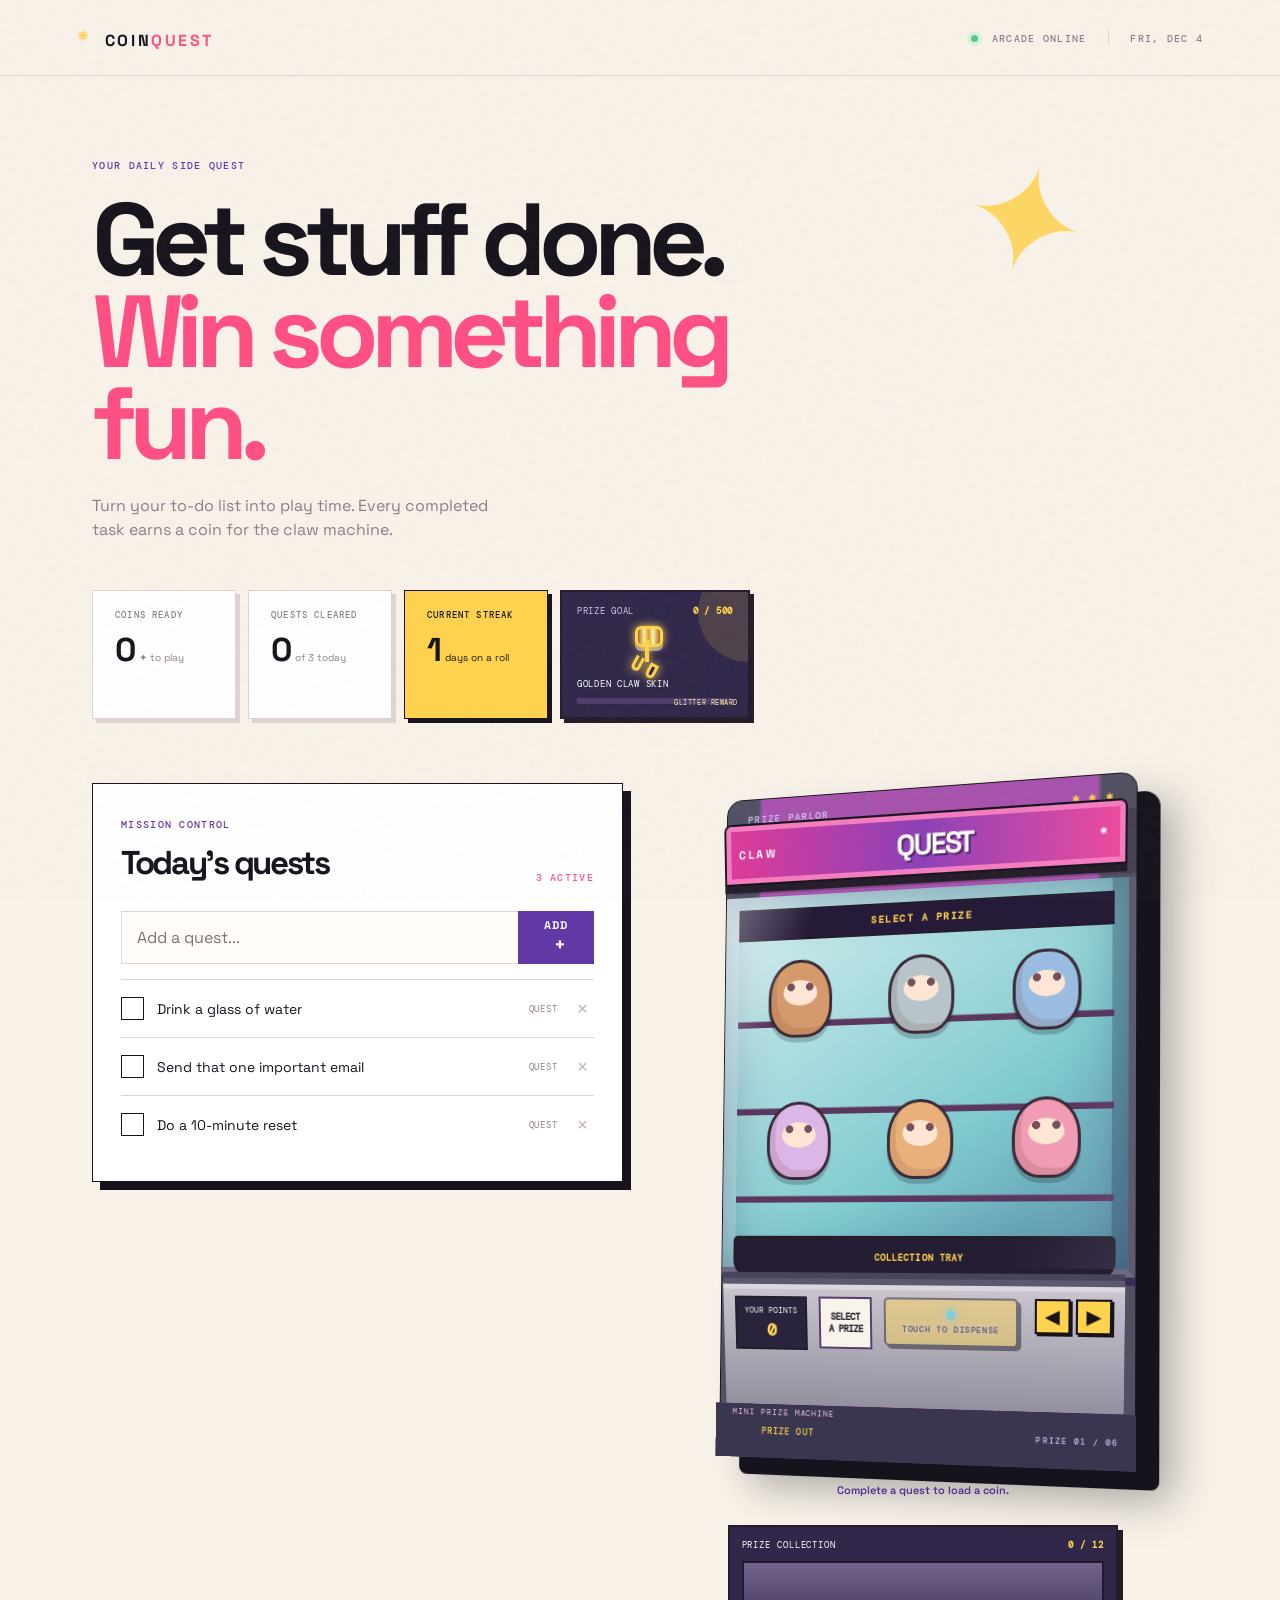
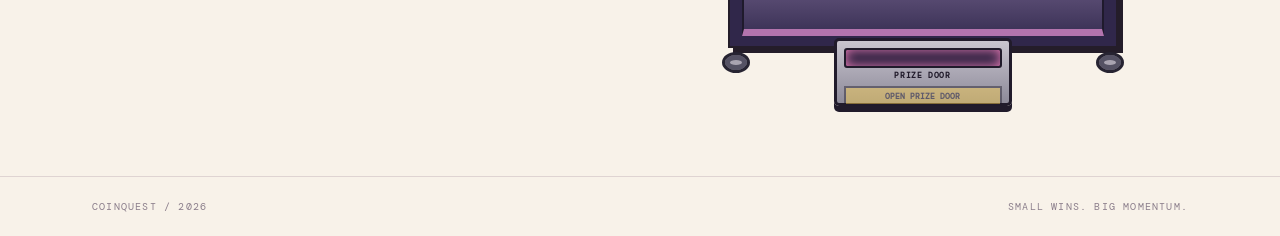
<file: index.html>
<!doctype html>
<html lang="en">
<head>
  <meta charset="UTF-8"><meta name="viewport" content="width=device-width, initial-scale=1"><meta name="description" content="A playful task list that turns completed work into claw machine coins."><title>CoinQuest — Get stuff done. Win something fun.</title><link rel="stylesheet" href="task-arcade.css"><link rel="stylesheet" href="manual-controls.css"><link rel="stylesheet" href="prize-shapes.css"><link rel="stylesheet" href="machine-3d.css"><link rel="stylesheet" href="machine-depth.css"><link rel="stylesheet" href="selected-prize.css"><link rel="stylesheet" href="plush-grounding.css"><link rel="stylesheet" href="cabinet-reference.css"><link rel="stylesheet" href="plush-floor-lock.css"><link rel="stylesheet" href="hide-controls-hint.css"><link rel="stylesheet" href="back-plushies.css"><link rel="stylesheet" href="machine-full-3d.css"><link rel="stylesheet" href="plush-final-ground.css"><link rel="stylesheet" href="cabinet-depth-final.css"><link rel="stylesheet" href="arcade-cabinet-body.css"><link rel="stylesheet" href="claw-anchor-fix.css"><link rel="stylesheet" href="winner-display.css"><link rel="stylesheet" href="collection-case.css"><link rel="stylesheet" href="plush-variety.css"><link rel="stylesheet" href="plush-friendly.css"><link rel="stylesheet" href="plush-real.css"><link rel="stylesheet" href="plush-animals.css"><link rel="stylesheet" href="plush-reference-style.css"><link rel="stylesheet" href="selected-pickup.css"><link rel="stylesheet" href="claw-drop-final.css"><link rel="stylesheet" href="prize-drop-sequence.css"><link rel="stylesheet" href="door-interaction-fix.css"><link rel="stylesheet" href="daily-bonus.css"><link rel="stylesheet" href="prize-goal.css"><link rel="stylesheet" href="golden-glitter-goal.css"><link rel="stylesheet" href="remove-glass-wall.css"><link rel="stylesheet" href="machine-visibility-final.css"><link rel="stylesheet" href="purple-sheet-fix.css"><link rel="stylesheet" href="open-glass-fix.css"><link rel="stylesheet" href="glass-straight.css"><link rel="stylesheet" href="pocket-buddies.css"><link rel="stylesheet" href="plush-face-fix.css"><link rel="stylesheet" href="plush-face-clean.css"><link rel="stylesheet" href="plush-round-eyes.css"><link rel="stylesheet" href="plush-soft-face.css"><link rel="stylesheet" href="plush-ears.css"><link rel="stylesheet" href="prize-final-sequence.css"><link rel="stylesheet" href="collection-new-style.css"><link rel="stylesheet" href="door-reachable.css">
<link rel="stylesheet" href="vending-machine.css?v=20261010c"><link rel="stylesheet" href="vending-dispenser.css?v=20261010c"></head>
<body><div class="noise"></div>
  <header class="topbar"><a class="brand" href="index.html"><span class="brand-star">✦</span> COIN<span>QUEST</span></a><div class="header-status"><span class="live-dot"></span> ARCADE ONLINE <span class="divider"></span> <span class="date" id="today"></span></div></header>
  <main><section class="intro"><div class="eyebrow">YOUR DAILY SIDE QUEST</div><h1>Get stuff done.<br><em>Win something fun.</em></h1><p class="intro-copy">Turn your to-do list into play time. Every completed task earns a coin for the claw machine.</p><div class="stats-row"><div class="stat-card"><span class="stat-label">COINS READY</span><strong id="coinCount">0</strong><small>✦ to play</small></div><div class="stat-card"><span class="stat-label">QUESTS CLEARED</span><strong id="doneCount">0</strong><small>of <span id="totalCount">0</span> today</small></div><div class="streak-card"><span class="stat-label">CURRENT STREAK</span><strong id="streakCount">1</strong><small>days on a roll 🔥</small></div></div></section>
    <section class="game-layout"><div class="tasks-panel panel"><div class="panel-head"><div><span class="eyebrow">MISSION CONTROL</span><h2>Today's quests</h2></div><span class="quest-count" id="questCount">0 ACTIVE</span></div><form class="add-task" id="taskForm"><input id="taskInput" type="text" maxlength="72" placeholder="Add a quest..." autocomplete="off" required><button type="submit">ADD <span>＋</span></button></form><div class="task-list" id="taskList"></div><div class="empty-state" id="emptyState"><span>✦</span><p>Your board is clear.<br>What will you conquer next?</p></div></div>
      <div class="machine-wrap"><div class="machine panel" id="machine"><div class="machine-top"><span>PRIZE PARLOR</span><b>★ ★ ★</b></div><div class="marquee"><span>CLAW</span><strong>QUEST</strong><span>★</span></div><div class="glass"><div class="shine"></div><div class="claw-rail"></div><div class="claw" id="claw"><i></i><b></b><em></em></div><div class="prizes"><span>🍩</span><span>🦄</span><span>🧸</span><span>🪩</span><span>🍓</span><span>🐸</span></div><div class="floor"></div></div><div class="machine-controls"><div class="joystick"><i></i><b></b></div><div class="coin-slot"><span>INSERT COIN</span><b>✦</b></div><button id="playButton" type="button" disabled>PLAY<br><small>0 COINS</small></button></div><div class="machine-footer"><span>COMPLETE A QUEST TO EARN A COIN</span><span>PRIZE 01 / 06</span></div></div><div class="machine-guide"><span>← → MOVE</span><span>SPACE DROP</span><span>R CAMERA</span></div><p class="machine-note" id="machineNote">Finish a quest to unlock the machine.</p></div></section></main>
  <footer><span>COINQUEST / 2026</span><span>SMALL WINS. BIG MOMENTUM.</span></footer><script src="machine-controls.js?v=20261010"></script><script src="task-arcade.js?v=20261010"></script><script src="input-fix.js?v=20261010"></script><script src="prize-render.js?v=20261010"></script><script src="arrow-controller.js?v=20261010"></script><script src="winner-display.js?v=20261010"></script><script src="collection-case.js?v=20261010"></script><script src="daily-bonus.js?v=20261010"></script><script src="emoji-clean.js?v=20261010"></script><script src="force-claw-motion.js?v=20261010"></script><script src="prize-drop-sequence.js?v=20261010"></script><script src="prize-goal.js?v=20261010"></script><script src="door-reachable.js?v=20261010"></script><script src="direct-drop-motion.js?v=20261010"></script><script src="drop-controls.js?v=20261010"></script><script src="button-drop-direct.js?v=20261010"></script><script src="vending-machine.js?v=20261010c"></script>
</body></html>
</file>
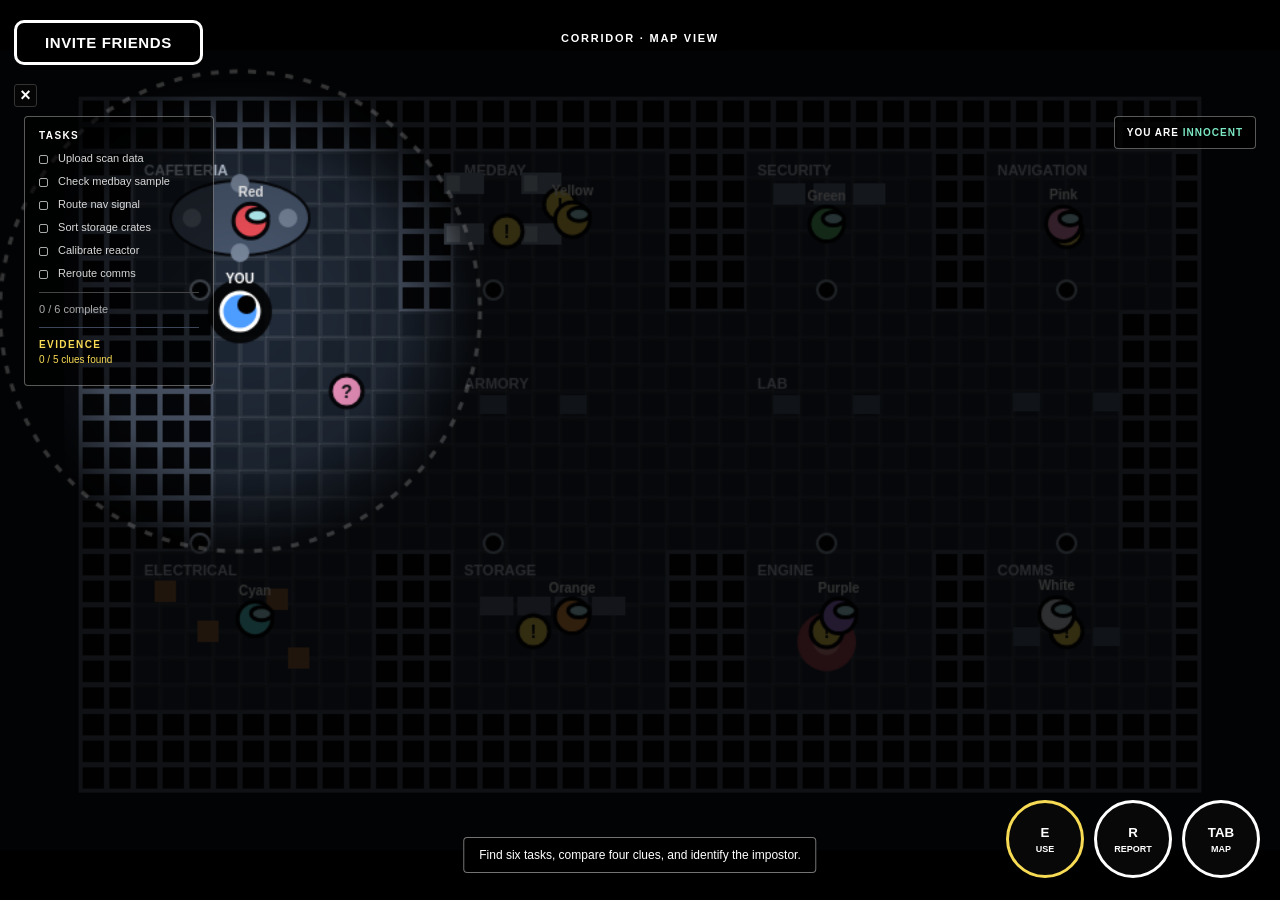
<file: among.html>
<!doctype html><html lang="en"><head><meta charset="UTF-8"><meta name="viewport" content="width=device-width,initial-scale=1"><title>Among Us — Quick Games</title><link rel="stylesheet" href="among-game.css?v=2"><link rel="stylesheet" href="among-reference.css?v=2"><link rel="stylesheet" href="among-map-view.css?v=2"></head><body><main class="among-shell"><section class="start-screen" id="startScreen" hidden><a class="back-link" href="index.html">← QUICK GAMES</a><div class="brand-mark">AMONG<br><span>US</span></div><p class="mode-label">QUICK GAMES · INNOCENT MODE</p><h1>Find the<br><em>imposter.</em></h1><p class="start-copy">Move through the larger ship, finish six tasks, and compare imperfect clues before the imposter gets away.</p><label class="name-label" for="playerName">YOUR NAME</label><input id="playerName" maxlength="12" placeholder="Crewmate" value="Blue"><button class="primary-button" id="startGame" type="button">Start game <span>→</span></button><button class="invite-button" id="inviteButton" type="button">Invite friends</button><p class="control-note">WASD / arrow keys to move · E to use · K to eliminate as impostor</p></section><section class="play-screen" id="playScreen"><header class="game-header"><a class="back-link" href="index.html">← QUICK GAMES</a><button class="invite-button" id="inviteInGame" type="button">INVITE FRIENDS</button><div class="ship-name">THE QUICKSHIP <span>·</span> 1 PLAYER</div><button class="header-button" id="restartGame" type="button">Restart</button></header><div class="game-stage"><canvas id="amongGame" width="960" height="600" aria-label="Large top-down spaceship investigation map"></canvas><div class="room-label" id="roomLabel">CORRIDOR</div><div class="task-panel"><strong>TASKS</strong><div class="task-line"><i></i> Upload scan data</div><div class="task-line"><i></i> Check medbay sample</div><div class="task-line"><i></i> Route nav signal</div><div class="task-line"><i></i> Sort storage crates</div><div class="task-line"><i></i> Calibrate reactor</div><div class="task-line"><i></i> Reroute comms</div><div class="task-progress" id="taskProgress">0 / 6 complete</div></div><div class="role-badge" id="roleBadge">YOU ARE <strong id="roleText">INNOCENT</strong></div><div class="action-panel"><button id="useAction" type="button">E <small>USE</small></button><button id="reportAction" type="button">R <small>REPORT</small></button><button id="killAction" type="button" hidden>K <small>ELIMINATE</small></button><button id="mapAction" type="button">TAB <small>MAP</small></button></div><div class="mobile-pad"><button data-move="up">▲</button><div><button data-move="left">◀</button><button data-move="down">▼</button><button data-move="right">▶</button></div></div><div class="toast" id="toast" role="status">Find the clues and watch the crew.</div><div class="map-overlay" id="mapOverlay" hidden><div class="map-card"><button id="closeMap" type="button">×</button><h2>SHIP MAP</h2><div class="mini-map"><span class="mini-room m-caf">CAFETERIA</span><span class="mini-room m-med">MEDBAY</span><span class="mini-room m-sec">SECURITY</span><span class="mini-room m-nav">NAVIGATION</span><span class="mini-room m-arm">ARMORY</span><span class="mini-room m-lab">LAB</span><span class="mini-room m-elec">ELECTRICAL</span><span class="mini-room m-sto">STORAGE</span><span class="mini-room m-eng">ENGINE</span><span class="mini-room m-com">COMMS</span><span class="mini-you">● YOU</span></div></div></div></div></section></main><script src="points.js"></script><script src="among-game.js?v=6"></script></body></html>
</file>
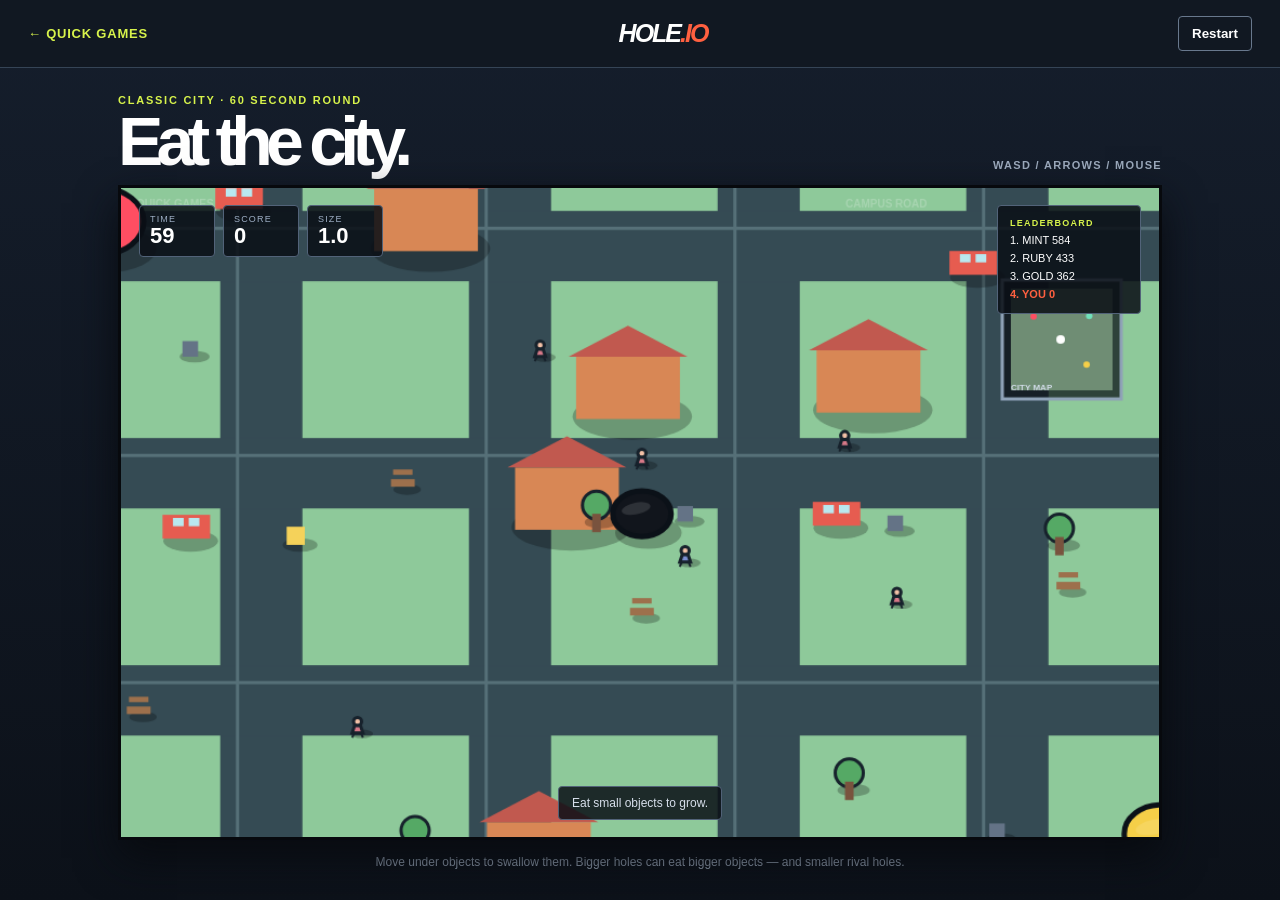
<file: hole.html>
<!doctype html><html lang="en"><head><meta charset="UTF-8"><meta name="viewport" content="width=device-width,initial-scale=1"><title>Hole.io — QuickPlay</title><link rel="stylesheet" href="hole-game.css"><link rel="stylesheet" href="hole-fix.css"></head><body><main class="hole-shell"><header class="hole-header"><a href="index.html">← QUICKPLAY</a><strong>HOLE<span>.IO</span></strong><button id="restartHole" type="button">Restart</button></header><section class="hole-game-wrap"><div class="hole-heading"><div><p>CLASSIC CITY · 60 SECOND ROUND</p><h1>Eat the city.</h1></div><span>WASD / ARROWS / MOUSE</span></div><div class="hole-stage"><canvas id="holeGame" width="960" height="600" aria-label="Hole.io style city game"></canvas><div class="hole-hud"><div><small>TIME</small><strong id="holeTimer">60</strong></div><div><small>SCORE</small><strong id="holeScore">0</strong></div><div><small>SIZE</small><strong id="holeSize">1.0</strong></div></div><div class="leaderboard" id="leaderboard"></div><div class="hole-toast" id="holeToast">Eat small objects to grow.</div><div class="hole-pad" aria-label="Hole movement"><button data-hole-key="up">▲</button><div><button data-hole-key="left">◀</button><button data-hole-key="down">▼</button><button data-hole-key="right">▶</button></div></div><div class="round-over" id="roundOver" hidden><p>ROUND OVER</p><h2 id="roundTitle">You placed #1</h2><span id="roundSummary"></span><button id="playAgain" type="button">Play again</button></div></div><p class="hole-help">Move under objects to swallow them. Bigger holes can eat bigger objects — and smaller rival holes.</p></section></main><script src="points.js"></script><script src="hole-game.js"></script></body></html>
</file>
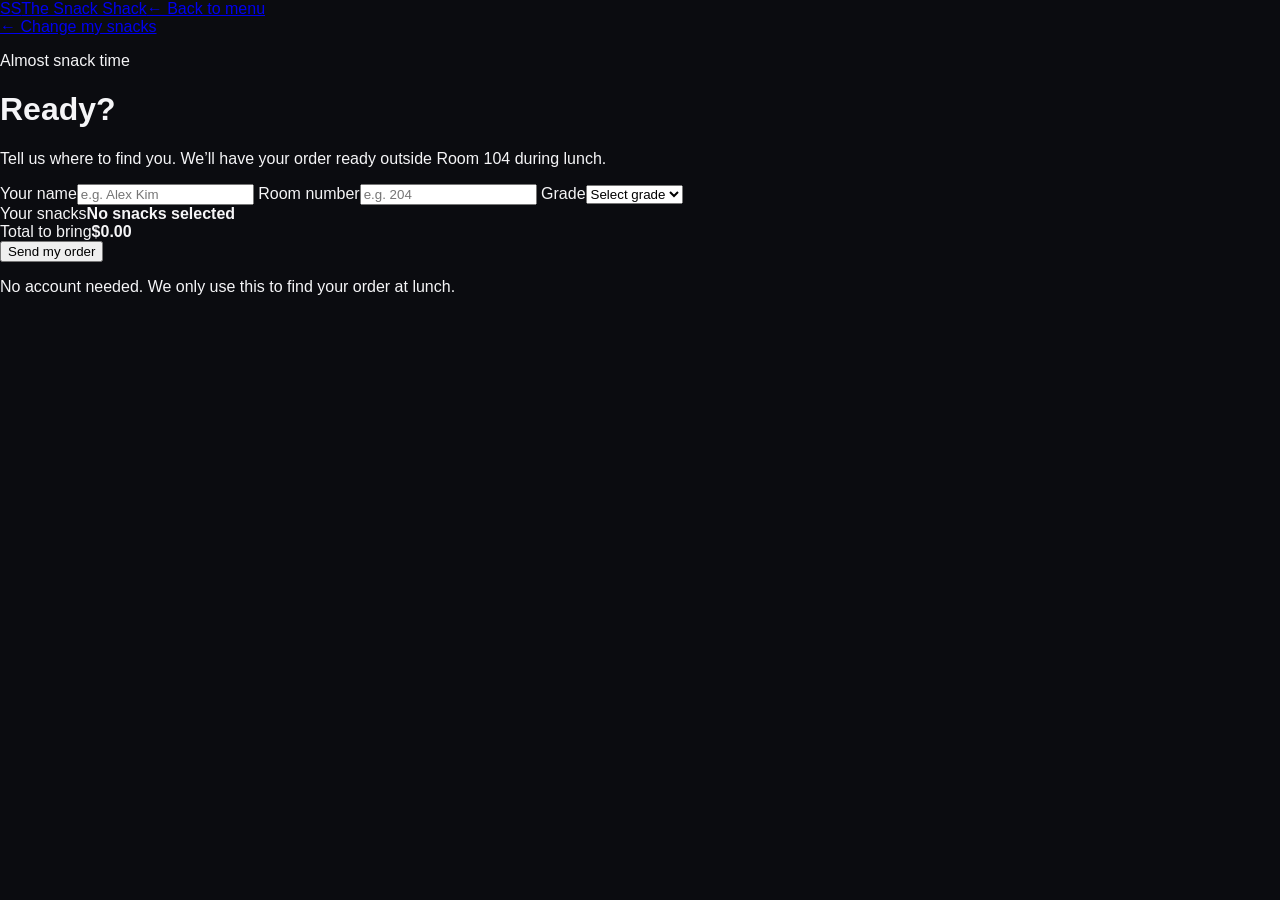
<file: order.html>
<!doctype html>
<html lang="en">
<head>
  <meta charset="UTF-8" />
  <meta name="viewport" content="width=device-width, initial-scale=1.0" />
  <title>Ready? | The Snack Shack</title>
  <link rel="stylesheet" href="styles.css" />
  <script defer src="order.js"></script>
</head>
<body class="order-page">
  <header class="site-header"><a class="brand" href="index.html"><span class="brand-mark">SS</span><span>The Snack Shack</span></a><a class="pickup-chip" href="index.html">← Back to menu</a></header>
  <main class="order-main">
    <a class="back-link" href="index.html">← Change my snacks</a>
    <p class="eyebrow">Almost snack time</p>
    <h1>Ready?</h1>
    <p class="order-intro">Tell us where to find you. We’ll have your order ready outside Room 104 during lunch.</p>
    <form class="order-form" id="orderForm">
      <label for="studentName">Your name<input id="studentName" name="studentName" autocomplete="name" required placeholder="e.g. Alex Kim" /></label>
      <label for="roomNumber">Room number<input id="roomNumber" name="roomNumber" required inputmode="numeric" placeholder="e.g. 204" /></label>
      <label for="grade">Grade<select id="grade" name="grade" required><option value="" selected disabled>Select grade</option><option>6th</option><option>7th</option><option>8th</option><option>9th</option><option>10th</option><option>11th</option><option>12th</option></select></label>
      <div class="order-summary"><div><span>Your snacks</span><strong id="summaryItems">—</strong></div><div><span>Total to bring</span><strong id="summaryTotal">$0.00</strong></div></div>
      <button class="checkout-button" type="submit">Send my order</button>
      <p class="fine-print">No account needed. We only use this to find your order at lunch.</p>
    </form>
  </main>
  <div class="order-success" id="orderSuccess" role="dialog" aria-modal="true" hidden><div class="success-card"><div class="success-icon">✓</div><p class="eyebrow">Order saved</p><h2>You’re all set.</h2><p id="successMessage"></p><div class="confirmation-details"><span>Pickup</span><strong>Outside Room 104 · 12:10–12:35</strong><span>Bring</span><strong id="successTotal">$0.00</strong></div><a class="checkout-button done-link" href="index.html">Back to menu</a></div></div>
</body>
</html>
</file>
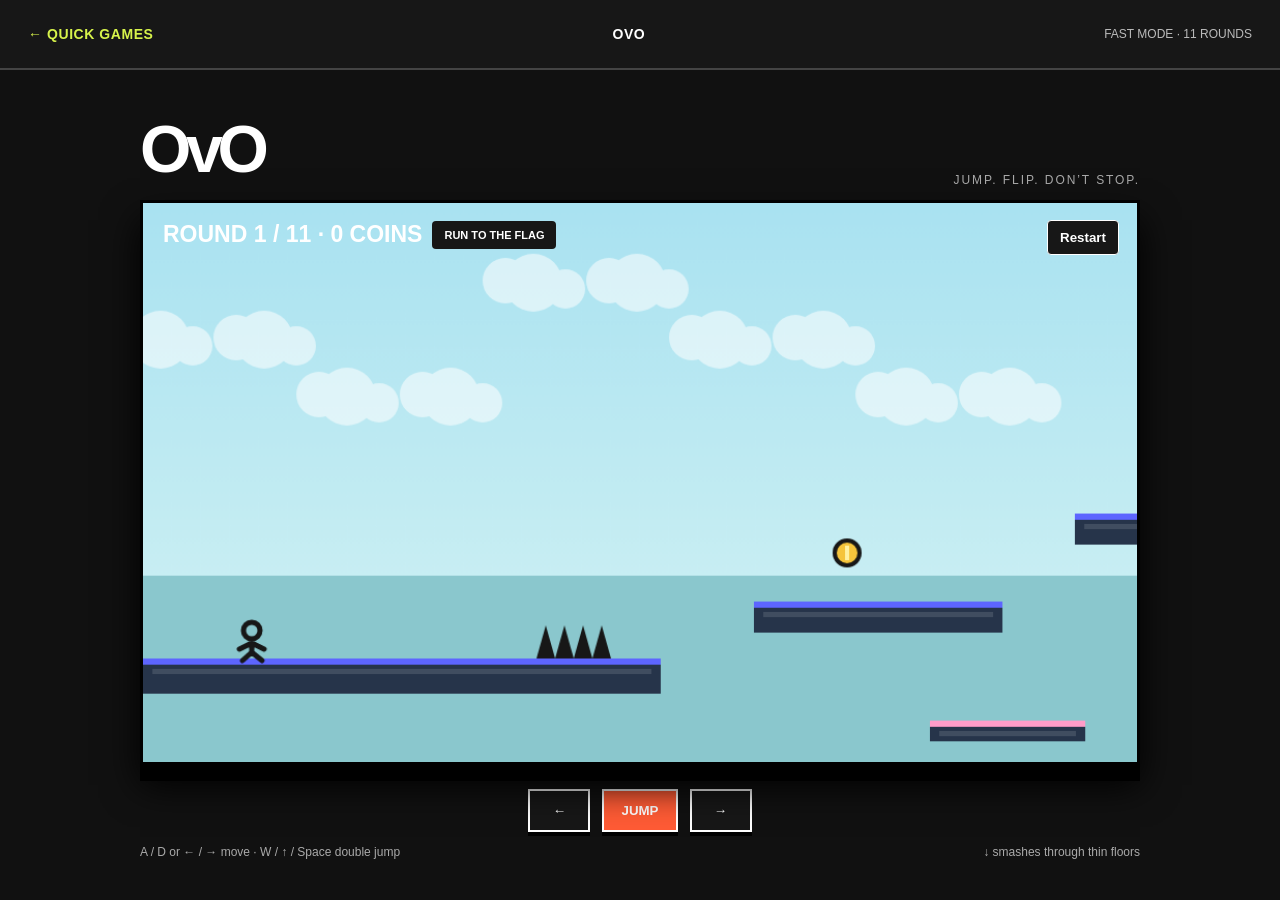
<file: ovo.html>
<!doctype html>
<html lang="en">
<head>
  <meta charset="UTF-8">
  <meta name="viewport" content="width=device-width,initial-scale=1">
  <title>OvO — QuickPlay</title>
  <link rel="stylesheet" href="game-page.css">
  <style>.ovo-canvas{height:auto;min-height:0;background:#9ed6ed;padding:0}.ovo-canvas canvas{display:block;width:100%;height:auto;aspect-ratio:16/9;touch-action:none}.ovo-controls{display:flex;justify-content:center;gap:12px;margin-top:24px}.ovo-control{min-width:62px;padding:12px 17px;border:2px solid #fff;background:#171717;color:#fff;font-weight:900;box-shadow:0 4px #000;touch-action:none}.ovo-control.jump{background:#ff5b35}.ovo-control:active,.ovo-control.is-held{transform:translateY(3px);box-shadow:0 1px #000}.ovo-help{display:flex;justify-content:space-between;gap:15px;color:#aaa;font-size:12px;margin-top:13px}.ovo-help p{margin:0}@media(max-width:600px){.ovo-help{display:block}.ovo-help p+p{margin-top:6px}}</style>
</head>
<body data-game="ovo">
  <header class="game-top"><a class="back" href="index.html">← QUICKPLAY</a><a href="index.html">OVO</a><span class="controls">FAST MODE · 11 ROUNDS</span></header>
  <main class="game-wrap">
    <section class="game-box">
      <div class="game-heading"><h1>OvO</h1><p>Jump. Flip. Don’t stop.</p></div>
      <div class="canvas ovo-canvas">
        <canvas id="ovoGame" width="960" height="540" aria-label="OvO platform game"></canvas>
        <div class="hud"><strong id="score">ROUND 1 / 11 · 0 COINS</strong><span id="status">RUN TO THE FLAG</span></div>
        <button class="restart" id="restartOvo" type="button">Restart</button>
      </div>
      <div class="ovo-controls" aria-label="OvO touch controls"><button class="ovo-control" data-key="left" type="button">←</button><button class="ovo-control jump" data-key="jump" type="button">JUMP</button><button class="ovo-control" data-key="right" type="button">→</button></div>
      <div class="ovo-help"><p>A / D or ← / → move · W / ↑ / Space double jump</p><p>↓ smashes through thin floors</p></div>
    </section>
  </main>
  <script src="points.js"></script>
  <script src="ovo-game.js?v=5"></script>
</body>
</html>
</file>
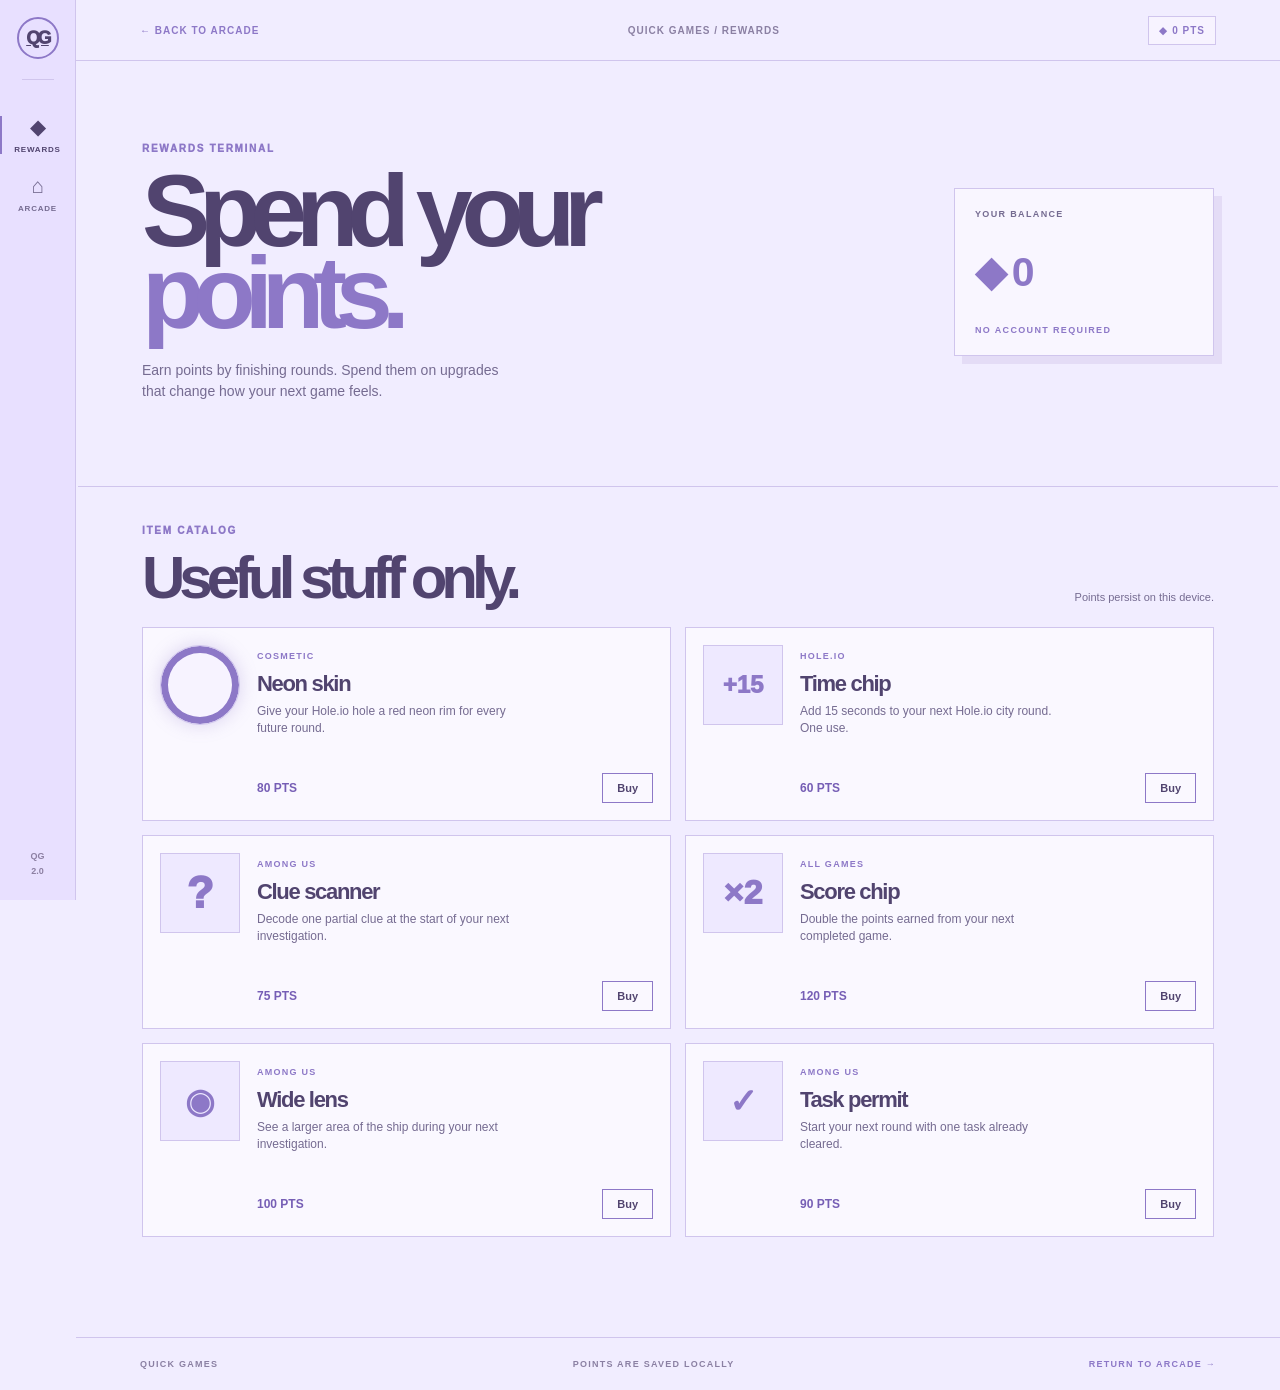
<file: shop.html>
<!doctype html><html lang="en"><head><meta charset="UTF-8"><meta name="viewport" content="width=device-width,initial-scale=1"><title>Quick Games / Rewards</title><link rel="stylesheet" href="shop.css"><link rel="stylesheet" href="shop-light-theme.css"><script src="points.js"></script><script defer src="shop.js"></script></head><body><div class="shop-shell"><aside class="shop-sidebar"><a class="shop-mark" href="index.html">Q<span>P</span></a><div class="shop-rule"></div><a class="shop-nav active" href="shop.html">◆<small>REWARDS</small></a><a class="shop-nav" href="index.html#games">⌂<small>ARCADE</small></a><div class="shop-bottom">QP<br><span>2.0</span></div></aside><main class="shop-main"><header class="shop-header"><a href="index.html">← BACK TO ARCADE</a><span>QUICK GAMES / REWARDS</span><div class="wallet">◆ <b id="shopPoints">0</b> PTS</div></header><section class="shop-hero"><div><p class="shop-kicker">REWARDS TERMINAL</p><h1>Spend your<br><strong>points.</strong></h1><p>Earn points by finishing rounds. Spend them on upgrades that change how your next game feels.</p></div><div class="wallet-card"><span>YOUR BALANCE</span><strong>◆ <b id="heroPoints">0</b></strong><small>NO ACCOUNT REQUIRED</small></div></section><section class="shop-section"><div class="shop-section-head"><div><p class="shop-kicker">ITEM CATALOG</p><h2>Useful stuff only.</h2></div><span id="shopMessage">Points persist on this device.</span></div><div class="item-grid"><article class="item-card"><div class="item-icon skin-icon"></div><div class="item-copy"><span class="item-tag">COSMETIC</span><h3>Neon skin</h3><p>Give your Hole.io hole a red neon rim for every future round.</p></div><div class="item-buy"><strong>80 PTS</strong><button data-item="neonSkin" data-cost="80" type="button">Buy</button></div></article><article class="item-card"><div class="item-icon time-icon">+15</div><div class="item-copy"><span class="item-tag">HOLE.IO</span><h3>Time chip</h3><p>Add 15 seconds to your next Hole.io city round. One use.</p></div><div class="item-buy"><strong>60 PTS</strong><button data-item="timeChip" data-cost="60" type="button">Buy</button></div></article><article class="item-card"><div class="item-icon clue-icon">?</div><div class="item-copy"><span class="item-tag">AMONG US</span><h3>Clue scanner</h3><p>Decode one partial clue at the start of your next investigation.</p></div><div class="item-buy"><strong>75 PTS</strong><button data-item="clueScanner" data-cost="75" type="button">Buy</button></div></article><article class="item-card"><div class="item-icon chip-icon">×2</div><div class="item-copy"><span class="item-tag">ALL GAMES</span><h3>Score chip</h3><p>Double the points earned from your next completed game.</p></div><div class="item-buy"><strong>120 PTS</strong><button data-item="scoreChip" data-cost="120" type="button">Buy</button></div></article><article class="item-card"><div class="item-icon lens-icon">◉</div><div class="item-copy"><span class="item-tag">AMONG US</span><h3>Wide lens</h3><p>See a larger area of the ship during your next investigation.</p></div><div class="item-buy"><strong>100 PTS</strong><button data-item="wideLens" data-cost="100" type="button">Buy</button></div></article><article class="item-card"><div class="item-icon permit-icon">✓</div><div class="item-copy"><span class="item-tag">AMONG US</span><h3>Task permit</h3><p>Start your next round with one task already cleared.</p></div><div class="item-buy"><strong>90 PTS</strong><button data-item="taskPermit" data-cost="90" type="button">Buy</button></div></article></div></section><footer><span>QUICK GAMES</span><span>POINTS ARE SAVED LOCALLY</span><a href="index.html">RETURN TO ARCADE →</a></footer></main></div></body></html>
</file>
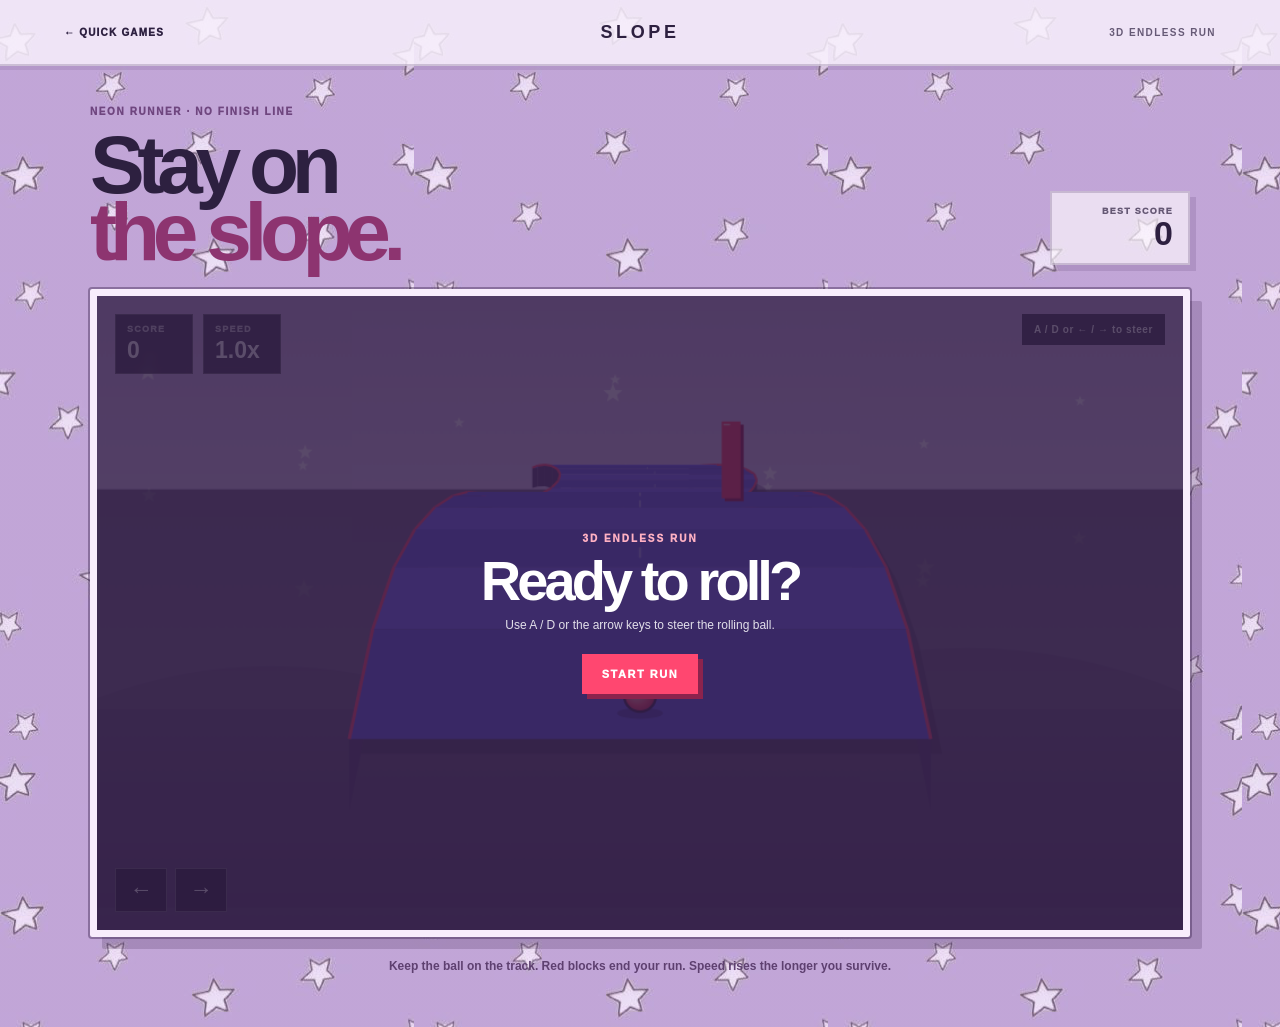
<file: slope.html>
<!doctype html>
<html lang="en">
<head>
  <meta charset="UTF-8">
  <meta name="viewport" content="width=device-width,initial-scale=1">
  <title>Slope — Quick Games</title>
  <link rel="stylesheet" href="slope-game.css?v=4">
</head>
<body>
  <header class="slope-topbar">
    <a class="slope-back" href="index.html">← QUICK GAMES</a>
    <strong>SLOPE</strong>
    <span>3D ENDLESS RUN</span>
  </header>
  <main class="slope-page">
    <section class="slope-heading">
      <div><p>NEON RUNNER · NO FINISH LINE</p><h1>Stay on<br><em>the slope.</em></h1></div>
      <div class="slope-best"><small>BEST SCORE</small><strong id="bestScore">0</strong></div>
    </section>
    <section class="slope-stage">
      <canvas id="slopeGame" width="960" height="560" aria-label="Slope 3D ball game" tabindex="0"></canvas>
      <div class="slope-hud"><div><small>SCORE</small><strong id="slopeScore">0</strong></div><div><small>SPEED</small><strong id="slopeSpeed">1.0x</strong></div></div>
      <div class="slope-status" id="slopeStatus">A / D or ← / → to steer</div>
      <div class="slope-pad"><button data-slope-key="left" aria-label="Steer left">←</button><button data-slope-key="right" aria-label="Steer right">→</button></div>
      <div class="slope-start" id="slopeStart"><p>3D ENDLESS RUN</p><h2>Ready to roll?</h2><span>Use A / D or the arrow keys to steer the rolling ball.</span><button id="slopeStartButton" type="button">START RUN</button></div>
      <div class="slope-result" id="slopeResult" hidden><p>RUN OVER</p><h2 id="slopeResultTitle">You fell off.</h2><span id="slopeResultScore"></span><button id="slopeAgain" type="button">RUN AGAIN</button></div>
    </section>
    <p class="slope-help">Keep the ball on the track. Red blocks end your run. Speed rises the longer you survive.</p>
  </main>
  <script src="points.js"></script>
  <script src="slope-game.js?v=5"></script>
</body>
</html>
</file>
<file: task-arcade.css>
@import url('https://fonts.googleapis.com/css2?family=DM+Mono:wght@400;500&family=Space+Grotesk:wght@400;500;600;700&display=swap');
:root{--ink:#17131c;--cream:#f8f2e9;--pink:#ff4f84;--yellow:#ffd34d;--purple:#6039a7;--muted:#8b7e8b;--line:#dfd4d2}*{box-sizing:border-box}body{margin:0;background:var(--cream);color:var(--ink);font-family:'Space Grotesk',sans-serif}.noise{position:fixed;inset:0;pointer-events:none;opacity:.035;background-image:url("data:image/svg+xml,%3Csvg viewBox='0 0 180 180' xmlns='http://www.w3.org/2000/svg'%3E%3Cfilter id='n'%3E%3CfeTurbulence type='fractalNoise' baseFrequency='.8' numOctaves='4' stitchTiles='stitch'/%3E%3C/filter%3E%3Crect width='100%25' height='100%25' filter='url(%23n)'/%3E%3C/svg%3E");z-index:4}.topbar{height:76px;padding:0 clamp(24px,6vw,92px);display:flex;align-items:center;justify-content:space-between;border-bottom:1px solid var(--line)}.brand{font-weight:700;letter-spacing:.16em;color:var(--ink);text-decoration:none}.brand span:last-child{color:var(--pink)}.brand-star{color:var(--yellow);font-size:22px;margin-right:7px}.header-status,.stat-label,.eyebrow,.quest-count,.machine-top,.machine-footer{font-family:'DM Mono',monospace;font-size:10px;letter-spacing:.13em;font-weight:500}.header-status{color:var(--muted)}.live-dot{display:inline-block;width:7px;height:7px;border-radius:50%;background:#57c982;margin-right:6px;box-shadow:0 0 0 4px #d8f1df}.divider{display:inline-block;width:1px;height:15px;background:var(--line);margin:0 14px -3px}.intro{max-width:1180px;margin:auto;padding:83px 42px 64px;position:relative}.intro:after{content:'✦';position:absolute;right:12%;top:70px;color:var(--yellow);font-size:150px;line-height:1;transform:rotate(15deg);opacity:.85}.eyebrow{color:var(--purple)}h1{font-size:clamp(58px,8vw,112px);line-height:.9;letter-spacing:-.075em;margin:22px 0 24px;max-width:800px}h1 em{font-style:normal;color:var(--pink)}.intro-copy{color:var(--muted);font-size:16px;line-height:1.5;max-width:405px;margin:0}.stats-row{display:flex;gap:12px;margin-top:48px}.stat-card,.streak-card{background:#fff;border:1px solid var(--line);padding:18px 22px;min-width:144px;box-shadow:4px 4px 0 var(--line)}.streak-card{background:var(--yellow);border-color:var(--ink);box-shadow:4px 4px 0 var(--ink)}.stat-label{display:block;color:var(--muted);font-size:9px}.streak-card .stat-label{color:var(--ink)}.stat-card strong,.streak-card strong{font-size:33px;display:inline-block;margin:8px 6px 0 0;letter-spacing:-.08em}.stat-card small,.streak-card small{font-size:10px;color:var(--muted)}.streak-card small{color:var(--ink)}.game-layout{max-width:1180px;margin:auto;padding:0 42px 100px;display:grid;grid-template-columns:1fr 1fr;gap:34px;align-items:start}.panel{background:#fff;border:1px solid var(--ink);box-shadow:8px 8px 0 var(--ink)}.tasks-panel{padding:28px}.panel-head{display:flex;justify-content:space-between;align-items:end}.panel-head h2{font-size:33px;letter-spacing:-.07em;margin:9px 0 0}.quest-count{color:var(--pink);font-size:10px}.add-task{display:flex;margin:27px 0 15px}.add-task input{width:100%;border:1px solid var(--line);border-right:0;padding:15px;font:inherit;outline:none;background:#fffcf9}.add-task input:focus{border-color:var(--purple)}button{font:inherit;cursor:pointer}.add-task button{border:0;background:var(--purple);color:#fff;padding:0 17px;font-size:11px;font-weight:700;letter-spacing:.1em}.add-task button span{font-size:19px;vertical-align:-2px;margin-left:9px}.task-list{display:grid}.task{min-height:58px;border-top:1px solid var(--line);display:flex;align-items:center;gap:13px}.check{width:23px;height:23px;border:1px solid var(--ink);background:#fff;color:#fff;font-weight:bold;flex:none}.task.completed .check{background:var(--pink);border-color:var(--pink)}.task-text{font-size:14px;flex:1}.task.completed .task-text{text-decoration:line-through;color:var(--muted)}.task-tag,.earned{font:9px 'DM Mono',monospace;letter-spacing:.1em}.task-tag{color:var(--muted)}.earned{color:var(--pink)}.delete{background:none;border:0;color:#c7b9c0;font-size:21px;padding:5px}.delete:hover{color:var(--pink)}.empty-state{text-align:center;padding:28px;color:var(--muted);font-size:13px;border-top:1px solid var(--line)}.empty-state span{color:var(--yellow);font-size:27px}.empty-state p{margin:8px 0 0}.machine-wrap{position:relative}.machine{background:var(--purple);border-color:var(--ink);overflow:hidden;padding:16px 17px 0;transform:rotate(1.1deg)}.machine-top{display:flex;justify-content:space-between;color:#d5c7f5}.machine-top b{color:var(--yellow);font-size:12px}.marquee{margin:15px -1px 0;background:var(--pink);border:2px solid var(--ink);box-shadow:inset 0 0 0 5px #f46795;padding:10px 13px;display:flex;align-items:center;justify-content:space-between;color:#fff;font-size:14px;font-weight:700;letter-spacing:.18em}.marquee strong{font-size:30px;letter-spacing:-.08em}.glass{height:290px;background:#92d9d3;border:2px solid var(--ink);border-top:0;position:relative;overflow:hidden}.glass:after{content:'';position:absolute;inset:0;background:linear-gradient(115deg,rgba(255,255,255,.24),transparent 33%);pointer-events:none}.shine{position:absolute;left:14px;top:16px;width:18px;height:190px;background:rgba(255,255,255,.24);transform:skew(-12deg)}.claw-rail{position:absolute;left:8%;right:8%;top:29px;height:8px;background:var(--ink);border-radius:6px}.claw{position:absolute;top:33px;left:54%;width:50px;height:110px;border-left:5px solid var(--ink);transition:left .8s}.claw i{position:absolute;top:0;left:15px;width:16px;height:25px;border:4px solid var(--ink);border-radius:50%}.claw b,.claw em{position:absolute;top:24px;height:36px;width:13px;border:4px solid var(--ink);border-top:0;border-radius:0 0 12px 12px;transform-origin:top}.claw b{left:3px;transform:rotate(28deg)}.claw em{left:26px;transform:rotate(-28deg)}.prizes{position:absolute;bottom:35px;left:25px;right:20px;display:flex;align-items:end;justify-content:space-around;font-size:34px;filter:drop-shadow(0 4px 0 rgba(0,0,0,.2))}.prizes span:nth-child(2n){font-size:47px}.floor{position:absolute;bottom:0;left:0;right:0;height:36px;background:#f4779c;border-top:2px solid var(--ink)}.machine-controls{height:98px;display:flex;align-items:center;gap:22px;padding:0 12px}.joystick{width:38px;height:54px;position:relative}.joystick i{position:absolute;top:0;left:11px;width:22px;height:22px;border-radius:50%;background:var(--pink);border:2px solid var(--ink)}.joystick b{position:absolute;left:20px;top:20px;height:30px;border-left:5px solid var(--ink);transform:rotate(8deg)}.coin-slot{border:2px solid var(--ink);background:#3d256f;color:#fff;padding:5px 7px;text-align:center;font:8px 'DM Mono',monospace}.coin-slot b{display:block;color:var(--yellow);font-size:19px}.machine-controls button{margin-left:auto;background:var(--yellow);border:2px solid var(--ink);box-shadow:3px 3px 0 var(--ink);padding:10px 16px;color:var(--ink);font-weight:700;letter-spacing:.08em}.machine-controls button:disabled{opacity:.45;cursor:not-allowed}.machine-controls button:not(:disabled):hover{transform:translate(-1px,-1px)}.machine-controls small{font:9px 'DM Mono',monospace}.machine-footer{background:#3d256f;color:#cdbff1;margin:0 -17px;padding:11px 17px;display:flex;justify-content:space-between;font-size:8px}.machine-note{text-align:center;color:var(--purple);font-size:12px;font-weight:600;margin:24px 0}.playing .claw{animation:grab 1.7s ease-in-out}.playing .prizes{animation:prize 1.7s ease-in-out}@keyframes grab{0%{left:54%;top:33px}45%{left:25%;top:33px}72%{left:25%;top:180px}100%{left:54%;top:33px}}@keyframes prize{0%,65%{transform:translateY(0)}75%,100%{transform:translateY(-8px)} }footer{border-top:1px solid var(--line);padding:23px max(42px,calc((100% - 1096px)/2));display:flex;justify-content:space-between;color:var(--muted);font:10px 'DM Mono',monospace;letter-spacing:.12em}@media(max-width:800px){.topbar{padding:0 22px}.header-status{font-size:0}.live-dot{margin-right:0}.header-status .divider,.header-status .date{display:none}.intro{padding:58px 24px 45px}.intro:after{font-size:80px;right:5%;top:36px}.stats-row{gap:8px;margin-top:35px}.stat-card,.streak-card{padding:14px 12px;min-width:0;flex:1}.stat-card strong,.streak-card strong{font-size:27px}.game-layout{display:block;padding:0 24px 70px}.machine-wrap{margin-top:34px}.tasks-panel{padding:22px}.panel-head h2{font-size:28px}footer{padding:20px 24px;gap:20px;line-height:1.5}footer span:last-child{text-align:right}}@media(max-width:430px){h1{font-size:54px}.intro-copy{font-size:14px}.stats-row{flex-wrap:wrap}.streak-card{flex-basis:100%}.add-task button{padding:0 11px}.machine-controls{gap:13px}}
</file>
<file: manual-controls.css>
.move-buttons{display:flex;gap:5px;margin-left:4px}.move-buttons button{width:34px;height:34px;padding:0;border:2px solid var(--ink);background:var(--yellow);box-shadow:2px 2px 0 var(--ink);font-size:17px;line-height:1}.move-buttons button:active{transform:translate(2px,2px);box-shadow:none}.machine-controls{gap:12px!important}
.claw{width:58px!important;height:116px!important;left:54%;border-left:5px solid var(--ink);transition:left .12s ease!important;z-index:3}.claw:before{content:'';position:absolute;top:18px;left:8px;width:29px;height:23px;border:5px solid var(--ink);border-radius:50%;background:#ffcf48}.claw:after{content:'';position:absolute;top:43px;left:25px;width:5px;height:52px;background:var(--ink)}.claw i{top:91px!important;left:4px!important;width:18px!important;height:28px!important;border:5px solid var(--ink)!important;border-top:0!important;border-radius:0 0 15px 15px!important;transform:rotate(31deg)}.claw b{top:91px!important;left:20px!important;width:18px!important;height:30px!important;border:5px solid var(--ink)!important;border-top:0!important;border-radius:0 0 15px 15px!important;transform:rotate(0deg)!important}.claw em{top:91px!important;left:35px!important;width:18px!important;height:28px!important;border:5px solid var(--ink)!important;border-top:0!important;border-radius:0 0 15px 15px!important;transform:rotate(-31deg)!important}
.prizes{gap:8px!important}.prize{position:relative!important;display:block!important;width:48px;height:42px;border:3px solid var(--ink);border-radius:48% 48% 42% 42%;background:#ff6f91;font-size:0!important;filter:drop-shadow(0 4px 0 rgba(0,0,0,.2))}.prize:before,.prize:after{content:'';position:absolute;background:#fff;border:2px solid var(--ink);border-radius:50%;width:8px;height:8px;top:12px}.prize:before{left:11px}.prize:after{right:11px}.prize:nth-child(2){background:#ffd34d;border-radius:50%}.prize:nth-child(3){background:#8ed8d1}.prize:nth-child(4){background:#b793ed}.prize:nth-child(5){background:#ff9d57}.prize:nth-child(6){background:#80c8f7}.manual-drop .claw{animation:manualDrop 1.05s ease-in-out!important}.manual-drop .prizes{animation:prizesJostle 1.05s ease-in-out!important}.win .prize:first-child{animation:prizeWin 1.5s ease-in-out forwards}.win .claw{animation:clawWin 1.5s ease-in-out forwards!important}@keyframes manualDrop{0%{top:33px}62%{top:176px}100%{top:33px}}@keyframes prizesJostle{0%,55%{transform:translateY(0)}65%{transform:translateY(-10px)}100%{transform:translateY(0)}}@keyframes prizeWin{0%{transform:translateY(0)}35%{transform:translateY(-70px) scale(1.1)}100%{transform:translateY(-70px) scale(1.1)}}@keyframes clawWin{0%{top:33px}45%{top:176px}100%{top:33px}}@media(max-width:430px){.move-buttons button{width:30px;height:30px}.machine-controls{gap:7px!important}}
</file>
<file: prize-shapes.css>
.prize{position:relative!important;width:54px!important;height:58px!important;border:3px solid #241d29!important;border-radius:48% 48% 44% 44%!important;background:radial-gradient(ellipse at 50% 63%,#fff 0 18px,transparent 19px),linear-gradient(90deg,#272536 0 18%,#f5f1e7 19% 81%,#272536 82%)!important;box-shadow:0 4px 0 rgba(0,0,0,.22),inset 0 4px 5px rgba(255,255,255,.22);font-size:0!important;filter:none!important}.prize:before{content:''!important;position:absolute!important;left:50%!important;top:23px!important;width:0!important;height:0!important;border-left:7px solid transparent!important;border-right:7px solid transparent!important;border-top:9px solid #f2b529!important;transform:translateX(-50%)!important;border-radius:0!important;background:none!important}.prize:after{content:'•  •'!important;position:absolute!important;left:50%!important;top:10px!important;transform:translateX(-50%)!important;width:27px!important;height:auto!important;border:0!important;background:none!important;color:#241d29!important;font:900 11px/1 Arial!important;letter-spacing:3px!important;border-radius:0!important}.prize:nth-child(2){transform:rotate(-5deg) scale(.92)}.prize:nth-child(3){transform:rotate(5deg) scale(1.04)}.prize:nth-child(4){transform:rotate(-2deg) scale(.88)}.prize:nth-child(5){transform:rotate(4deg) scale(.96)}.prize:nth-child(6){transform:rotate(-6deg) scale(.9)}
.prize:nth-child(2):after,.prize:nth-child(3):after,.prize:nth-child(4):after,.prize:nth-child(5):after,.prize:nth-child(6):after{content:'•  •'!important}.prize:nth-child(2){background:radial-gradient(ellipse at 50% 63%,#fff 0 18px,transparent 19px),linear-gradient(90deg,#171827 0 18%,#f5f1e7 19% 81%,#171827 82%)!important}.prize:nth-child(3){background:radial-gradient(ellipse at 50% 63%,#fff 0 18px,transparent 19px),linear-gradient(90deg,#38404a 0 18%,#f5f1e7 19% 81%,#38404a 82%)!important}.prize:nth-child(4){background:radial-gradient(ellipse at 50% 63%,#fff 0 18px,transparent 19px),linear-gradient(90deg,#242234 0 18%,#f5f1e7 19% 81%,#242234 82%)!important}.prize:nth-child(5){background:radial-gradient(ellipse at 50% 63%,#fff 0 18px,transparent 19px),linear-gradient(90deg,#30323e 0 18%,#f5f1e7 19% 81%,#30323e 82%)!important}.prize:nth-child(6){background:radial-gradient(ellipse at 50% 63%,#fff 0 18px,transparent 19px),linear-gradient(90deg,#242b39 0 18%,#f5f1e7 19% 81%,#242b39 82%)!important}
</file>
<file: machine-3d.css>
.machine{perspective:900px}.glass{transform:perspective(850px) rotateX(3deg);transform-origin:bottom center;background:linear-gradient(145deg,#b7f1e9 0%,#72c3c6 62%,#4a8ea7 100%)!important;box-shadow:inset 0 0 35px rgba(22,55,89,.3),inset 10px 0 0 rgba(255,255,255,.2),inset -10px 0 0 rgba(16,35,61,.16)}.glass:before{content:'';position:absolute;inset:0;background:linear-gradient(90deg,rgba(255,255,255,.22),transparent 12%,transparent 86%,rgba(0,0,0,.12));pointer-events:none;z-index:4}.claw-rail{box-shadow:0 5px 0 rgba(26,23,37,.25);z-index:5}.floor{height:45px!important;background:linear-gradient(#ee86a5,#b74770)!important;box-shadow:inset 0 7px 0 rgba(75,20,48,.24)}.floor:after{content:'PRIZE CHUTE';position:absolute;left:50%;bottom:5px;transform:translateX(-50%);width:105px;height:27px;border:3px solid #241d29;border-radius:5px 5px 15px 15px;background:linear-gradient(#331f49 0 45%,#17121e 46%);color:#ffd34d;text-align:center;padding-top:4px;font:7px 'DM Mono',monospace;letter-spacing:.08em;box-shadow:inset 0 4px 0 rgba(255,255,255,.13)}.prizes{bottom:43px!important;transform:perspective(450px) rotateX(-4deg);transform-origin:bottom center}.win .prize:first-child{animation:prizeToChute 1.5s ease-in-out forwards!important;z-index:8}.win .claw{animation:clawToChute 1.5s ease-in-out forwards!important}@keyframes prizeToChute{0%{transform:translate(0,0) scale(1)}35%{transform:translate(0,30px) scale(1.05)}70%{transform:translate(0,125px) scale(.85)}100%{transform:translate(0,155px) scale(.62);opacity:.2}}@keyframes clawToChute{0%{top:33px}48%{top:175px}100%{top:33px}}.machine-note{min-height:18px}.move-buttons button{position:relative;z-index:10}
</file>
<file: machine-depth.css>
.machine{transform:rotateY(-5deg) rotateX(1deg);transform-style:preserve-3d}.machine:before,.machine:after{content:'';position:absolute;top:68px;bottom:45px;width:20px;background:linear-gradient(90deg,#24183f,#9667d2,#37235e);z-index:6}.machine:before{left:-1px;transform:skewY(-7deg)}.machine:after{right:-1px;transform:skewY(7deg)}.glass{transform:perspective(850px) rotateX(5deg) translateZ(4px)!important;box-shadow:inset 0 0 45px rgba(22,55,89,.4),inset 12px 0 0 rgba(255,255,255,.22),inset -12px 0 0 rgba(16,35,61,.2)!important}.prizes{display:flex!important;visibility:visible!important;opacity:1!important;z-index:3!important}.prize{visibility:visible!important;opacity:1!important;flex:0 0 auto!important}
</file>
<file: selected-prize.css>
.win .prize:first-child{animation:none!important}.win .prize.selected-prize{animation:prizeToChute 1.5s ease-in-out forwards!important;z-index:8}
</file>
<file: plush-grounding.css>
.prizes{bottom:7px!important;align-items:flex-end!important;z-index:3!important;transform:perspective(450px) rotateX(-4deg) translateY(0)!important}.prize{transform-origin:bottom center!important;filter:drop-shadow(0 7px 2px rgba(22,14,31,.34))!important}.floor{z-index:2!important}.prize:nth-child(2){transform:rotate(-5deg) scale(.92) translateY(3px)!important}.prize:nth-child(3){transform:rotate(5deg) scale(1.04) translateY(-1px)!important}.prize:nth-child(4){transform:rotate(-2deg) scale(.88) translateY(4px)!important}.prize:nth-child(5){transform:rotate(4deg) scale(.96) translateY(2px)!important}.prize:nth-child(6){transform:rotate(-6deg) scale(.9) translateY(4px)!important}.win .prize.selected-prize{animation:prizeToChute 1.5s ease-in-out forwards!important}
</file>
<file: cabinet-reference.css>
.machine-wrap{max-width:390px;margin-inline:auto}.machine{padding:14px 14px 0!important;border-radius:10px 10px 4px 4px!important;background:linear-gradient(90deg,#8e8b9a,#d8d2dd 12%,#77478e 13%,#8d459b 87%,#514d63 88%)!important;box-shadow:12px 12px 0 #17131c,18px 18px 25px rgba(23,19,28,.2)!important;transform:perspective(900px) rotateY(-5deg)!important}.machine-top{padding:0 8px;height:18px}.marquee{height:60px!important;margin:10px -2px 0!important;border-radius:7px 7px 0 0;background:linear-gradient(90deg,#e03a96,#8b40b8,#ef4b9d)!important;box-shadow:inset 0 0 0 5px #f47cc0,0 3px 0 #241d29!important}.marquee span:first-child{font-size:11px}.marquee strong{font-size:28px!important;text-shadow:2px 2px 0 #54256f}.glass{height:390px!important;border-radius:0!important;background:linear-gradient(135deg,#c4d8ef 0%,#9faed0 45%,#7186ac 100%)!important;border-left:7px solid #9d9bab!important;border-right:7px solid #5d5b70!important;border-bottom:8px solid #6e6a7d!important}.glass:after{background:linear-gradient(112deg,rgba(255,255,255,.38),transparent 18%,transparent 79%,rgba(255,255,255,.09))!important}.claw-rail{top:31px!important}.prizes{bottom:8px!important;left:20px!important;right:14px!important}.floor{height:48px!important;background:linear-gradient(#c979a4,#874c81)!important}.machine-controls{height:120px!important;margin:0 -2px;background:linear-gradient(#cbc6d0,#93919f);border-top:6px solid #5b596b;padding:15px 12px!important;align-items:flex-start!important}.joystick{margin-top:10px}.coin-slot{margin-top:15px;background:#29263b!important}.machine-controls button#playButton{margin-top:13px!important}.machine-footer{margin:0 -14px!important;height:42px;align-items:center;background:#3a3650!important}.machine-footer span:first-child{font-size:0}.machine-footer span:first-child:after{content:'PRIZE OUT';font-size:9px;color:#ffd34d}.machine-footer span:last-child{font-size:8px}.glass .floor:after{content:'PRIZE OUT'!important;width:78px!important;height:34px!important;bottom:4px!important;border-radius:3px 3px 12px 12px!important;background:linear-gradient(#272338,#11101a)!important;padding-top:9px!important;box-shadow:0 3px 0 #59576b!important}.machine-note{font-size:11px!important}@media(max-width:800px){.machine-wrap{max-width:380px}}
</file>
<file: plush-floor-lock.css>
.prizes{position:absolute!important;left:14px!important;right:14px!important;bottom:43px!important;height:125px!important;display:block!important;transform:none!important;z-index:3!important}.prize{position:absolute!important;bottom:0!important;margin:0!important}.prize:nth-child(1){left:0!important;transform:rotate(-8deg) scale(.9)!important}.prize:nth-child(2){left:20%!important;transform:rotate(-4deg) scale(1)!important}.prize:nth-child(3){left:39%!important;transform:rotate(4deg) scale(1.08)!important}.prize:nth-child(4){left:57%!important;transform:rotate(-3deg) scale(.88)!important}.prize:nth-child(5){left:73%!important;transform:rotate(5deg) scale(.96)!important}.prize:nth-child(6){left:86%!important;transform:rotate(-5deg) scale(.84)!important}.floor{z-index:2!important}.win .prize.selected-prize{animation:prizeToChute 1.5s ease-in-out forwards!important}
</file>
<file: hide-controls-hint.css>
.machine-guide{display:none!important}
</file>
<file: back-plushies.css>
.prizes:before{content:'';position:absolute;left:5%;right:5%;top:30px;height:8px;background:#49384f;border:2px solid #241d29;box-shadow:0 82px 0 #49384f,0 84px 0 #241d29;opacity:.9}.prize:nth-child(n+7){top:-25px!important;bottom:auto!important;transform:scale(.62)!important;z-index:1!important;filter:drop-shadow(0 4px 1px rgba(22,14,31,.3))!important}.prize:nth-child(7){left:3%!important}.prize:nth-child(8){left:20%!important}.prize:nth-child(9){left:38%!important}.prize:nth-child(10){left:55%!important}.prize:nth-child(11){left:72%!important}.prize:nth-child(12){left:87%!important}.prize:nth-child(-n+6){z-index:4!important}.win .prize.selected-prize{z-index:8!important}
</file>
<file: machine-full-3d.css>
.machine-wrap{perspective:1100px}.machine{transform:rotateY(-9deg) rotateX(2deg) translateZ(0)!important;transform-style:preserve-3d;box-shadow:18px 18px 0 #17131c,28px 28px 35px rgba(23,19,28,.3)!important}.machine:before,.machine:after{content:'';position:absolute;top:0;bottom:0;width:22px;background:linear-gradient(90deg,#3d294f,#a85db7,#452b65);z-index:10;pointer-events:none}.machine:before{left:-15px;transform:skewY(-8deg);transform-origin:right}.machine:after{right:-15px;transform:skewY(8deg);transform-origin:left}.glass{transform:perspective(800px) rotateX(8deg) rotateY(-2deg) translateZ(10px)!important;transform-style:preserve-3d;box-shadow:inset 0 0 55px rgba(18,38,80,.42),inset 14px 0 0 rgba(255,255,255,.28),inset -16px 0 0 rgba(17,27,57,.25),0 8px 0 #3b2b55!important}.glass:before{background:linear-gradient(110deg,rgba(255,255,255,.42),transparent 20%,transparent 76%,rgba(18,28,58,.22))!important}.floor{transform:perspective(400px) rotateX(-12deg);transform-origin:bottom center;box-shadow:inset 0 10px 0 rgba(66,25,57,.3),0 8px 0 #3b2b55!important}.machine-controls{transform:translateZ(12px);box-shadow:inset 0 5px 0 rgba(255,255,255,.3),0 -6px 0 #48455b}.marquee{transform:translateZ(16px);box-shadow:inset 0 0 0 5px #f47cc0,0 7px 0 #241d29,9px 9px 0 rgba(36,29,41,.28)!important}.prizes{transform:perspective(500px) rotateX(-8deg) translateZ(4px)!important}
</file>
<file: plush-final-ground.css>
.glass .prizes{position:absolute!important;left:10px!important;right:10px!important;bottom:40px!important;height:145px!important;display:block!important;transform:translateZ(2px)!important;transform-style:preserve-3d!important}.glass .prize{position:absolute!important;bottom:0!important;top:auto!important;z-index:5!important}.glass .prize:nth-child(1){left:0!important}.glass .prize:nth-child(2){left:18%!important}.glass .prize:nth-child(3){left:36%!important}.glass .prize:nth-child(4){left:54%!important}.glass .prize:nth-child(5){left:72%!important}.glass .prize:nth-child(6){left:88%!important}.glass .prize:nth-child(n+7){top:38px!important;bottom:auto!important;z-index:2!important;transform:scale(.6) translateZ(-6px)!important}.glass .floor{z-index:6!important}.glass .win .prize.selected-prize{z-index:9!important}.glass .prize{filter:drop-shadow(0 8px 2px rgba(22,14,31,.42))!important}
</file>
<file: cabinet-depth-final.css>
.machine-wrap{perspective:1400px}.machine{position:relative;transform:rotateY(-13deg) rotateX(2deg) translateZ(0)!important;transform-style:preserve-3d;border-radius:12px!important;box-shadow:22px 20px 0 #17131c,34px 30px 40px rgba(23,19,28,.35)!important}.machine:before,.machine:after{width:28px!important;top:0!important;bottom:0!important;background:linear-gradient(90deg,#251b39,#b25ec2 42%,#4b2b67)!important;box-shadow:inset 0 0 0 2px rgba(255,255,255,.18)}.machine:before{left:-22px!important;transform:skewY(-10deg) rotateY(20deg)!important}.machine:after{right:-22px!important;transform:skewY(10deg) rotateY(-20deg)!important}.glass{transform:perspective(900px) rotateX(8deg) rotateY(-3deg) translateZ(15px)!important;border-radius:2px!important}.machine-controls{transform:translateZ(18px) rotateX(-4deg);transform-origin:top center}.marquee{transform:translateZ(24px) rotateX(-3deg)!important}.machine-footer{transform:translateZ(8px)}
</file>
<file: arcade-cabinet-body.css>
.machine-wrap{max-width:460px;padding:0 18px 28px}.machine{width:100%;min-height:650px;border-radius:16px 16px 8px 8px!important;background:linear-gradient(90deg,#676577 0 7%,#a752ad 8% 92%,#514f61 93%)!important}.machine:after,.machine:before{top:0;bottom:0;width:30px!important}.machine:before{left:-25px!important}.machine:after{right:-25px!important}.machine-wrap:before,.machine-wrap:after{content:'';position:absolute;bottom:3px;width:22px;height:15px;border:3px solid #272432;border-radius:50%;background:#a9a4b1;box-shadow:inset 0 0 0 5px #555264;z-index:8}.machine-wrap:before{left:29px}.machine-wrap:after{right:29px}.machine-footer{min-height:54px!important}.machine-footer:before{content:'MINI PRIZE MACHINE';position:absolute;left:18px;margin-top:-38px;color:#eac3ee;font:8px 'DM Mono',monospace;letter-spacing:.12em}.machine-controls{min-height:128px!important}.glass{min-height:390px!important}.machine-note{max-width:390px;margin-left:auto;margin-right:auto}
</file>
<file: claw-anchor-fix.css>
.claw{border-left:0!important;width:58px!important;height:125px!important;top:34px!important;z-index:12!important}.claw:before{content:''!important;position:absolute!important;left:16px!important;top:0!important;width:25px!important;height:27px!important;border:4px solid #262330!important;border-radius:7px 7px 4px 4px!important;background:linear-gradient(90deg,#4d4b59,#e6e2df 45%,#656371)!important;box-shadow:inset 0 4px 0 rgba(255,255,255,.55)!important}.claw:after{content:''!important;position:absolute!important;left:27px!important;top:26px!important;width:5px!important;height:39px!important;background:#302b38!important;border-radius:2px!important}.claw i,.claw b,.claw em{top:59px!important;width:9px!important;height:55px!important;border:4px solid #292531!important;border-top:0!important;border-radius:0 0 13px 13px!important;background:linear-gradient(90deg,#44414d,#c4c2c2,#4b4752)!important;transform-origin:top center!important}.claw i{left:2px!important;transform:rotate(30deg)!important}.claw b{left:24px!important;transform:rotate(0)!important}.claw em{left:46px!important;transform:rotate(-30deg)!important}.manual-drop .claw{animation:anchoredDrop 1.05s ease-in-out!important}.win .claw{animation:anchoredWin 1.5s ease-in-out forwards!important}@keyframes anchoredDrop{0%{top:34px}62%{top:175px}100%{top:34px}}@keyframes anchoredWin{0%{top:34px}48%{top:175px}100%{top:34px}}
</file>
<file: winner-display.css>
.prize-out-winner{position:absolute;left:50%;bottom:48px;z-index:20;width:44px;height:44px;border:3px solid #241d29;border-radius:50%;transform:translateX(-50%);background:radial-gradient(ellipse at 50% 70%,#fff 0 13px,transparent 14px),linear-gradient(90deg,#252438 0 18%,#f5f1e7 19% 81%,#252438 82%);color:#f2b529;font-size:0;animation:winnerPop .6s ease-out forwards}@keyframes winnerPop{0%{opacity:0;transform:translate(-50%,15px) scale(.4)}100%{opacity:1;transform:translate(-50%,0) scale(1)}}
</file>
<file: collection-case.css>
.collection-case{margin:18px auto 0;background:#30274a;border:2px solid #241d29;box-shadow:5px 5px 0 #241d29;padding:12px 12px 10px;max-width:390px}.case-head{display:flex;justify-content:space-between;color:#fff;font:9px 'DM Mono',monospace;letter-spacing:.1em}.case-head strong{color:#ffd34d}.case-shelf{height:75px;margin-top:10px;padding:15px 8px 5px;display:flex;align-items:flex-end;gap:6px;background:linear-gradient(180deg,#74638c,#3e3459);border:2px solid #1f1a2c;border-bottom:7px solid #b374ae;overflow:hidden}.shelf-plush{display:block;width:27px;height:31px;border:2px solid #241d29;border-radius:48% 48% 42% 42%;background:radial-gradient(circle at 34% 38%,#fff 0 3px,transparent 4px),radial-gradient(circle at 66% 38%,#fff 0 3px,transparent 4px),hsl(var(--hue),55%,62%);box-shadow:0 2px 0 rgba(0,0,0,.3)}
</file>
<file: plush-variety.css>
.prize.bear{background:radial-gradient(circle at 35% 40%,#241d29 0 3px,transparent 4px),radial-gradient(circle at 65% 40%,#241d29 0 3px,transparent 4px),radial-gradient(ellipse at 50% 72%,#d9a06d 0 12px,transparent 13px),#a96746!important;border-radius:45%!important}.prize.bear:before,.prize.bear:after{background:#a96746!important;border-radius:50%!important;top:-8px!important}.prize.bunny{background:radial-gradient(circle at 35% 41%,#241d29 0 3px,transparent 4px),radial-gradient(circle at 65% 41%,#241d29 0 3px,transparent 4px),#efb8dd!important}.prize.bunny:before,.prize.bunny:after{background:#efb8dd!important;border-radius:60% 60% 15% 15%!important;width:12px!important;height:26px!important;top:-18px!important}.prize.frog{background:radial-gradient(circle at 30% 28%,#fff 0 6px,#241d29 7px,transparent 8px),radial-gradient(circle at 70% 28%,#fff 0 6px,#241d29 7px,transparent 8px),#62bd72!important;border-radius:50% 50% 42% 42%!important}.prize.frog:before,.prize.frog:after{display:none!important}.prize.cat{background:radial-gradient(circle at 35% 41%,#241d29 0 3px,transparent 4px),radial-gradient(circle at 65% 41%,#241d29 0 3px,transparent 4px),#f09b53!important}.prize.cat:before,.prize.cat:after{background:#f09b53!important;clip-path:polygon(0 100%,50% 0,100% 100%);border-radius:0!important;top:-10px!important}.prize.star{background:#ffd34d!important;clip-path:polygon(50% 0,61% 34%,98% 36%,69% 57%,79% 94%,50% 72%,21% 94%,31% 57%,2% 36%,39% 34%)!important;border:0!important}.prize.star:before,.prize.star:after{display:none!important}
</file>
<file: plush-friendly.css>
.prize{clip-path:none!important;border-radius:48% 48% 42% 42%!important;background:#9bd8ee!important}.prize:before,.prize:after{content:''!important;display:block!important;position:absolute!important;top:auto!important;left:auto!important;right:auto!important;width:auto!important;height:auto!important;border:0!important;background:none!important;transform:none!important;font:20px/1 'Apple Color Emoji','Segoe UI Emoji',sans-serif!important}.prize:before{content:'🧸'!important;left:50%!important;top:14px!important;transform:translateX(-50%)!important;filter:drop-shadow(0 2px 0 rgba(36,29,41,.28))}.prize:after{content:'•  •'!important;left:50%!important;top:6px!important;transform:translateX(-50%)!important;color:#241d29!important;font:900 9px/1 Arial!important;letter-spacing:4px!important}.prize.penguin:before{content:'🐧'!important}.prize.bear:before{content:'🧸'!important}.prize.bunny:before{content:'🐰'!important}.prize.frog:before{content:'🐸'!important}.prize.cat:before{content:'🐱'!important}.prize.star:before{content:'⭐'!important;top:17px!important;font-size:19px!important}.prize.star{background:#ffd34d!important;clip-path:none!important}.prize.bear,.prize.bunny,.prize.frog,.prize.cat{background:#f5b4c7!important}.prize.frog{background:#a7df9d!important}.prize.cat{background:#ffc685!important}
</file>
<file: plush-real.css>
.prize{background:#80c9e3!important;border-radius:48% 48% 42% 42%!important;clip-path:none!important}.prize:before{content:''!important;position:absolute!important;left:50%!important;top:12px!important;width:7px!important;height:7px!important;background:#231d2a!important;border:0!important;border-radius:50%!important;box-shadow:-12px 0 #231d2a,12px 0 #231d2a!important;transform:translateX(-50%)!important}.prize:after{content:''!important;position:absolute!important;left:50%!important;top:28px!important;width:24px!important;height:16px!important;background:#f8eee6!important;border:2px solid #241d29!important;border-radius:50%!important;transform:translateX(-50%)!important;font-size:0!important}.prize.bear{background:#b77952!important}.prize.bear:before{top:11px!important;box-shadow:-14px -6px 0 -2px #b77952,14px -6px 0 -2px #b77952, -12px 0 #231d2a,12px 0 #231d2a!important}.prize.bunny{background:#f3b8d9!important}.prize.bunny:before{top:4px!important;box-shadow:-13px -7px 0 -1px #f3b8d9,13px -7px 0 -1px #f3b8d9,-12px 8px #231d2a,12px 8px #231d2a!important}.prize.frog{background:#75c879!important}.prize.frog:before{top:3px!important;box-shadow:-14px -3px 0 2px #75c879,14px -3px 0 2px #75c879,-12px 5px #231d2a,12px 5px #231d2a!important}.prize.cat{background:#f0a05c!important}.prize.cat:before{top:7px!important;box-shadow:-13px -6px 0 -1px #f0a05c,13px -6px 0 -1px #f0a05c,-12px 5px #231d2a,12px 5px #231d2a!important}.prize.star{background:#ffd34d!important;clip-path:polygon(50% 0,61% 34%,98% 36%,69% 57%,79% 94%,50% 72%,21% 94%,31% 57%,2% 36%,39% 34%)!important}.prize.star:before,.prize.star:after{display:none!important}
</file>
<file: plush-animals.css>
.prize{background:#9bd8ee!important;border-radius:48% 48% 42% 42%!important;clip-path:none!important}.prize:before{content:''!important;position:absolute!important;left:50%!important;top:12px!important;width:7px!important;height:7px!important;background:#241d29!important;border-radius:50%!important;box-shadow:-12px 0 #241d29,12px 0 #241d29!important;transform:translateX(-50%)!important}.prize:after{content:''!important;position:absolute!important;left:50%!important;top:28px!important;width:24px!important;height:13px!important;background:#f8eee6!important;border:2px solid #241d29!important;border-radius:50%!important;transform:translateX(-50%)!important}.prize.pig{background:#f49ab7!important}.prize.pig:before{top:10px!important;box-shadow:-14px -6px 0 -1px #f49ab7,14px -6px 0 -1px #f49ab7,-12px 0 #241d29,12px 0 #241d29!important}.prize.pig:after{top:28px!important;width:27px!important;height:16px!important;background:#ef7598!important;box-shadow:inset -6px 0 #bc5274,inset 6px 0 #bc5274!important}.prize.bear{background:#b77952!important}.prize.bear:before{box-shadow:-14px -6px 0 -2px #b77952,14px -6px 0 -2px #b77952,-12px 0 #241d29,12px 0 #241d29!important}.prize.bunny{background:#f3b8d9!important}.prize.bunny:before{top:4px!important;box-shadow:-13px -7px 0 -1px #f3b8d9,13px -7px 0 -1px #f3b8d9,-12px 8px #241d29,12px 8px #241d29!important}.prize.frog{background:#75c879!important}.prize.frog:before{top:3px!important;box-shadow:-14px -3px 0 2px #75c879,14px -3px 0 2px #75c879,-12px 5px #241d29,12px 5px #241d29!important}.prize.cat{background:#f0a05c!important}.prize.cat:before{top:7px!important;box-shadow:-13px -6px 0 -1px #f0a05c,13px -6px 0 -1px #f0a05c,-12px 5px #241d29,12px 5px #241d29!important}.prize.penguin{background:#303044!important}.prize.penguin:after{background:#f5f0e6!important}
</file>
<file: plush-reference-style.css>
.prize{background:#c98b5d!important;border-radius:48% 48% 38% 38%!important;clip-path:none!important;box-shadow:inset 7px -5px 0 rgba(108,57,42,.16),inset -5px 4px 0 rgba(255,225,177,.3),0 6px 2px rgba(23,16,24,.3)!important}.prize:before{content:''!important;position:absolute!important;left:50%!important;top:17px!important;width:7px!important;height:7px!important;border-radius:50%!important;background:#2d2225!important;box-shadow:-13px 0 #2d2225,13px 0 #2d2225!important;transform:translateX(-50%)!important}.prize:after{content:''!important;position:absolute!important;left:50%!important;top:30px!important;width:25px!important;height:18px!important;border:2px solid #6f4740!important;border-radius:50%!important;background:#f4d9b5!important;transform:translateX(-50%)!important}.prize.teddy:before,.prize.cub:before{box-shadow:-15px -9px 0 -1px #c98b5d,15px -9px 0 -1px #c98b5d,-13px 0 #2d2225,13px 0 #2d2225!important}.prize.teddy:after{background:#f5ddbd!important}.prize.koala{background:#b8b5b2!important;border-radius:50% 50% 40% 40%!important}.prize.koala:before{box-shadow:-16px -8px 0 1px #b8b5b2,16px -8px 0 1px #b8b5b2,-13px 0 #2d2225,13px 0 #2d2225!important}.prize.koala:after{background:#dedbd3!important}.prize.cub{background:#d99c62!important;transform:scale(.9)}.prize.elephant{background:#9db8cf!important;border-radius:45% 45% 40% 40%!important}.prize.elephant:before{box-shadow:-16px -4px 0 3px #9db8cf,16px -4px 0 3px #9db8cf,-13px 0 #2d2225,13px 0 #2d2225!important}.prize.elephant:after{width:10px!important;height:28px!important;top:28px!important;border-radius:40% 40% 55% 55%!important;background:#9db8cf!important;border-color:#7894ad!important}
</file>
<file: selected-pickup.css>
.win .prize.selected-prize{animation:pickupAndDeliver 1.8s cubic-bezier(.2,.8,.3,1) forwards!important;z-index:20!important}@keyframes pickupAndDeliver{0%{transform:translateY(0) scale(1);opacity:1}30%{transform:translateY(-105px) scale(.82);opacity:1}55%{transform:translateY(-125px) scale(.76);opacity:1}78%{transform:translateY(25px) scale(.72);opacity:1}100%{transform:translateY(125px) scale(.6);opacity:.2}}
</file>
<file: claw-drop-final.css>
#machine.manual-drop #claw{animation:finalClawDrop 1.8s cubic-bezier(.35,.05,.55,1) forwards!important;top:34px!important}#machine.win #claw{animation:finalClawWin 1.8s cubic-bezier(.35,.05,.55,1) forwards!important}@keyframes finalClawDrop{0%{top:34px}58%{top:178px}100%{top:34px}}@keyframes finalClawWin{0%{top:34px}48%{top:178px}100%{top:34px}}
</file>
<file: prize-drop-sequence.css>
.clear-drop-hole{position:absolute!important;left:50%!important;bottom:38px!important;z-index:9!important;width:118px;height:42px;transform:translateX(-50%);border:4px solid #211b2b;border-radius:6px 6px 18px 18px;background:linear-gradient(#423050 0 30%,#08070d 31%);box-shadow:inset 0 5px 0 rgba(255,255,255,.18),0 4px 0 #211b2b;text-align:center}.clear-drop-hole span{display:block;color:#ffd34d;font:700 8px/34px 'DM Mono',monospace;letter-spacing:.1em}.prize-door{position:absolute;left:50%;bottom:-72px;z-index:15;width:178px;height:68px;transform:translateX(-50%);border:3px solid #211b2b;border-radius:5px;background:linear-gradient(#c9c5cf,#8d8a99);padding:7px;box-shadow:0 6px 0 #211b2b;transition:bottom .4s ease}.prize-door.ready{bottom:-26px}.door-window{height:20px;border:2px solid #211b2b;border-radius:3px;background:#2a203e;box-shadow:inset 0 0 12px #e87bb6}.prize-door span{display:block;text-align:center;color:#211b2b;font:700 8px/15px 'DM Mono',monospace;letter-spacing:.08em}.prize-door button{width:100%;height:20px;border:2px solid #211b2b;background:#ffd34d;color:#211b2b;font:700 8px 'DM Mono',monospace;cursor:pointer}.prize-door button:disabled{opacity:.45;cursor:not-allowed}.prize-door.open .door-window{background:#f7d9e9}.prize-door.open{bottom:-34px}.prize-out-winner.in-hand{transform:translate(-50%,-28px) scale(1.1)}
.manual-drop #claw{animation:clearClawDrop 2.1s cubic-bezier(.33,.04,.52,1) forwards!important}.manual-drop .selected-prize{animation:clearPrizeGrab 2.1s ease-in-out forwards!important}.win #claw{animation:clearClawReturn 1.6s ease-in-out forwards!important}@keyframes clearClawDrop{0%{top:34px}48%{top:184px}64%{top:184px}100%{top:34px}}@keyframes clearClawReturn{0%{top:34px}45%{top:184px}100%{top:34px}}@keyframes clearPrizeGrab{0%{opacity:1;transform:translateY(0) scale(1)}44%{opacity:1;transform:translateY(-3px) scale(1)}58%{opacity:1;transform:translateY(-112px) scale(.75)}72%{opacity:1;transform:translateY(-112px) scale(.75)}100%{opacity:.15;transform:translateY(130px) scale(.55)}}
</file>
<file: door-interaction-fix.css>
.machine{overflow:visible!important}.prize-door{pointer-events:auto!important}.prize-door.ready button{pointer-events:auto!important;opacity:1!important}.prize-door.open{z-index:30!important}.prize-door.open .door-window:after{content:'PLUSH READY';display:block;color:#241d29;text-align:center;font:700 7px/18px 'DM Mono',monospace}
</file>
<file: daily-bonus.css>
.daily-celebration{position:fixed;left:50%;top:25px;z-index:30;transform:translate(-50%,-140%);background:#ffd34d;color:#241d29;border:3px solid #241d29;box-shadow:6px 6px 0 #241d29;padding:14px 22px;text-align:center;transition:transform .35s cubic-bezier(.2,1.5,.4,1)}.daily-celebration.show{transform:translate(-50%,0)}.daily-celebration strong{display:block;font:700 12px 'DM Mono',monospace;letter-spacing:.1em}.daily-celebration span{display:block;margin-top:4px;font-size:13px;font-weight:700}@media(max-width:520px){.daily-celebration{width:calc(100% - 36px);padding:12px 10px}}
</file>
<file: prize-goal.css>
.goal-card{background:#30274a;color:#fff;border:2px solid #241d29;box-shadow:4px 4px 0 #241d29;padding:13px 15px;min-width:190px;position:relative;overflow:hidden}.goal-card:after{content:'';position:absolute;inset:-30px -50px auto auto;width:100px;height:100px;background:rgba(255,211,77,.14);border-radius:50%}.goal-top{display:flex;justify-content:space-between;gap:14px;font:9px 'DM Mono',monospace;letter-spacing:.08em;color:#d4c5ee}.goal-top strong{color:#ffd34d}.golden-claw-icon{height:38px;margin:9px 0 4px;position:relative}.golden-claw-icon:before{content:'';position:absolute;left:58px;top:0;width:22px;height:15px;border:3px solid #ffd34d;border-radius:6px;background:linear-gradient(90deg,#ba7920,#fff0a0,#c1831e)}.golden-claw-icon:after{content:'';position:absolute;left:68px;top:14px;width:4px;height:22px;background:#ffd34d}.golden-claw-icon span{position:absolute;left:56px;top:30px;width:9px;height:15px;border:3px solid #ffd34d;border-top:0;border-radius:0 0 9px 9px;transform:rotate(28deg);box-shadow:16px 0 0 -3px #30274a,16px 0 0 0 #ffd34d}.goal-card p{margin:0 0 8px;color:#fff;font:9px 'DM Mono',monospace;letter-spacing:.08em}.goal-track{height:6px;background:#4c3c6a}.goal-track i{display:block;width:0;height:100%;background:#ffd34d;box-shadow:0 0 9px #ffd34d;transition:width .3s}.goal-card.unlocked{border-color:#ffd34d}.goal-card.unlocked p{color:#ffd34d}@media(max-width:800px){.goal-card{flex-basis:100%}}
</file>
<file: golden-glitter-goal.css>
.golden-claw-icon{height:48px!important;animation:goldShine 1.8s linear infinite}.golden-claw-icon:before{background:linear-gradient(90deg,#a96810,#fff1a0 28%,#d99b24 48%,#fff6b7 68%,#a96810)!important;box-shadow:0 0 8px #ffd34d,0 4px 0 rgba(255,255,255,.5)!important}.golden-claw-icon:after{background:#ffd34d!important;box-shadow:0 0 7px #ffd34d}.golden-claw-icon span{border-color:#ffd34d!important;filter:drop-shadow(0 0 5px #ffd34d)}@keyframes goldShine{0%,100%{filter:brightness(1)}50%{filter:brightness(1.5) drop-shadow(0 0 5px #fff1a0)}}.goal-card:before{content:'GLITTER REWARD';position:absolute;right:10px;bottom:10px;color:#fff1a0;font:7px 'DM Mono',monospace;letter-spacing:.08em}.goal-card.unlocked{background:linear-gradient(135deg,#5b3d19,#30274a 50%,#79501d)!important}
</file>
<file: remove-glass-wall.css>
.machine:before,.machine:after{display:none!important}.glass{position:relative!important;z-index:2!important}.claw,.prizes,.claw-rail,.clear-drop-hole{z-index:4!important}.machine-controls,.marquee{position:relative;z-index:6}
</file>
<file: machine-visibility-final.css>
.machine,.glass{opacity:1!important;visibility:visible!important}.glass{display:block!important;overflow:visible!important;background:linear-gradient(145deg,#b7f1e9,#72c3c6 65%,#4a8ea7)!important}.glass .prizes{display:block!important;visibility:visible!important;opacity:1!important;position:absolute!important;bottom:40px!important;top:auto!important;left:10px!important;right:10px!important;height:145px!important;z-index:10!important}.glass .prize{display:block!important;visibility:visible!important;opacity:1!important}.glass .claw,.glass .claw-rail,.glass .clear-drop-hole{visibility:visible!important;opacity:1!important}.glass .claw{z-index:20!important}.glass .floor{z-index:25!important}.machine-controls{visibility:visible!important;opacity:1!important}
</file>
<file: purple-sheet-fix.css>
.machine:before,.machine:after{content:none!important;display:none!important;visibility:hidden!important}.machine{background:linear-gradient(90deg,#676577 0 5%,#a752ad 6% 94%,#514f61 95%)!important}.machine>.glass{position:relative!important;z-index:100!important;isolation:isolate!important;width:100%!important;min-height:390px!important;background:linear-gradient(145deg,#d8eff0,#7ac5ca 65%,#4d8ca5)!important}.glass:before,.glass:after{z-index:101!important;pointer-events:none!important}.glass .claw,.glass .prizes,.glass .claw-rail,.glass .clear-drop-hole,.glass .floor{z-index:110!important}
</file>
<file: open-glass-fix.css>
.machine{background:transparent!important}.machine>.glass{margin-left:-14px!important;margin-right:-14px!important;width:calc(100% + 28px)!important;border-left:0!important}.machine>.glass:before{display:none!important}.machine>.glass .prizes,.machine>.glass .claw,.machine>.glass .claw-rail{display:block!important;visibility:visible!important;opacity:1!important}.machine>.glass .prizes{left:10px!important;right:10px!important}.machine>.marquee,.machine>.machine-controls,.machine>.machine-footer{position:relative;z-index:120!important}
</file>
<file: glass-straight.css>
.machine>.glass{transform:none!important;transform-origin:center!important;perspective:none!important;background:linear-gradient(145deg,#d8eff0 0%,#83cdd0 62%,#568ca6 100%)!important;clip-path:none!important}.machine>.glass:after{transform:none!important}.machine>.floor{transform:none!important}
</file>
<file: pocket-buddies.css>
.prize{width:58px!important;height:62px!important;border:3px solid #3b2a38!important;border-radius:48% 48% 42% 42%!important;background:#f09ab4!important;box-shadow:inset 6px -8px 0 rgba(110,51,73,.13),inset -5px 4px 0 rgba(255,255,255,.38),0 7px 2px rgba(24,16,28,.28)!important;clip-path:none!important}.prize:before{content:''!important;position:absolute!important;left:50%!important;top:17px!important;width:7px!important;height:7px!important;border-radius:50%!important;background:#342833!important;box-shadow:-13px 0 #342833,13px 0 #342833!important;transform:translateX(-50%)!important}.prize:after{content:''!important;position:absolute!important;left:50%!important;top:33px!important;width:26px!important;height:18px!important;border:2px solid #8c5a68!important;border-radius:50%!important;background:#ffe5d3!important;transform:translateX(-50%)!important}.prize:after{box-shadow:0 4px 0 -2px #8c5a68}.prize.teddy{background:#d59a6b!important}.prize.koala{background:#b7c5ca!important}.prize.cub{background:#eab07b!important}.prize.elephant{background:#9bbce1!important}.prize.pig{background:#f19bb4!important}.prize.bear{background:#c68659!important}.prize.bunny{background:#dcb6e6!important}.prize.frog{background:#91d6a0!important}.prize.cat{background:#f2b06d!important}.prize.penguin{background:#8293b8!important}.prize:nth-child(3n):before{box-shadow:-13px -6px 0 -1px currentColor,13px -6px 0 -1px currentColor,-13px 0 #342833,13px 0 #342833!important;color:inherit}.prize:nth-child(2n){transform:rotate(-4deg) scale(.92)!important}.prize:nth-child(3n){transform:rotate(4deg) scale(1.04)!important}.prize:nth-child(4n){transform:rotate(-2deg) scale(.86)!important}
</file>
<file: plush-face-fix.css>
.prize:before{content:''!important;position:absolute!important;left:50%!important;top:16px!important;width:32px!important;height:11px!important;border:0!important;border-radius:0!important;background:radial-gradient(ellipse at 5px 5px,#342833 0 4px,rgba(255,255,255,.9) 4px 5px,transparent 5px),radial-gradient(ellipse at 27px 5px,#342833 0 4px,rgba(255,255,255,.9) 4px 5px,transparent 5px)!important;box-shadow:none!important;transform:translateX(-50%)!important}.prize:after{content:''!important;position:absolute!important;left:50%!important;top:31px!important;width:25px!important;height:16px!important;border:2px solid #8c5a68!important;border-radius:50%!important;background:#ffe5d3!important;box-shadow:0 4px 0 -2px #8c5a68!important;transform:translateX(-50%)!important}.prize.elephant:before,.prize.elephant:after{box-shadow:none!important}.prize.elephant:after{width:9px!important;height:27px!important;top:29px!important;border-radius:45%!important;background:#9bbce1!important}
</file>
<file: plush-face-clean.css>
.prize.prize:before{content:''!important;left:50%!important;top:14px!important;width:40px!important;height:15px!important;border:0!important;background:radial-gradient(ellipse at 7px 7px,#342833 0 6px,rgba(255,255,255,.95) 6px 7px,transparent 7px),radial-gradient(ellipse at 33px 7px,#342833 0 6px,rgba(255,255,255,.95) 6px 7px,transparent 7px)!important;box-shadow:none!important;transform:translateX(-50%)!important}.prize.prize:after{content:''!important;left:50%!important;top:33px!important;width:28px!important;height:18px!important;border:2px solid #8c5a68!important;background:#ffe5d3!important;box-shadow:0 4px 0 -2px #8c5a68!important;transform:translateX(-50%)!important}.prize.prize:nth-child(3n):before{box-shadow:none!important}.prize.prize:nth-child(3n):after{box-shadow:0 4px 0 -2px #8c5a68!important}.prize.prize.bunny:before,.prize.prize.bear:before,.prize.prize.teddy:before,.prize.prize.koala:before,.prize.prize.cub:before,.prize.prize.elephant:before{box-shadow:none!important}
</file>
<file: plush-round-eyes.css>
.prize.prize:before{width:42px!important;height:16px!important;background:radial-gradient(circle at 8px 8px,#342833 0 7px,rgba(255,255,255,.96) 7px 8px,transparent 8px),radial-gradient(circle at 34px 8px,#342833 0 7px,rgba(255,255,255,.96) 7px 8px,transparent 8px)!important;box-shadow:none!important}
</file>
<file: plush-soft-face.css>
.prize.prize:before{background:radial-gradient(circle at 6px 5px,#fff 0 1.5px,transparent 2px),radial-gradient(circle at 8px 8px,#76505a 0 7px,transparent 7px),radial-gradient(circle at 32px 5px,#fff 0 1.5px,transparent 2px),radial-gradient(circle at 34px 8px,#76505a 0 7px,transparent 7px)!important;box-shadow:none!important}.prize.prize:after{background:radial-gradient(circle at 4px 7px,#f3a1aa 0 4px,transparent 4px),radial-gradient(circle at 22px 7px,#f3a1aa 0 4px,transparent 4px),#ffe5d3!important;border-color:#b27b82!important;box-shadow:0 4px 0 -2px #9d6974!important}
</file>
<file: plush-ears.css>
.prize{background:radial-gradient(circle at 18% 7%,#e9a9b9 0 10px,transparent 11px),radial-gradient(circle at 82% 7%,#e9a9b9 0 10px,transparent 11px),#f09ab4!important;border-radius:48% 48% 42% 42%!important}.prize.teddy,.prize.cub,.prize.bear{background:radial-gradient(circle at 18% 7%,#d69b70 0 10px,transparent 11px),radial-gradient(circle at 82% 7%,#d69b70 0 10px,transparent 11px),#d59a6b!important}.prize.koala{background:radial-gradient(circle at 18% 7%,#aeb7ba 0 10px,transparent 11px),radial-gradient(circle at 82% 7%,#aeb7ba 0 10px,transparent 11px),#b7c5ca!important}.prize.elephant{background:radial-gradient(ellipse at 10% 24%,#9bbce1 0 13px,transparent 14px),radial-gradient(ellipse at 90% 24%,#9bbce1 0 13px,transparent 14px),#9bbce1!important}
</file>
<file: prize-final-sequence.css>
.clear-drop-hole{left:auto!important;right:18px!important;transform:none!important;bottom:40px!important;width:96px!important}.prize-door{bottom:-30px!important;transition:none!important}.prize-door.ready{bottom:-30px!important}.prize-door.open{bottom:-5px!important}.prize-door.ready button{opacity:1!important;pointer-events:auto!important}.manual-drop .selected-prize{animation:ragdollPickup 2.1s cubic-bezier(.28,.02,.52,1) forwards!important;transform-origin:50% 100%!important;z-index:40!important}.win .selected-prize{animation:ragdollToSide 1.8s ease-in-out forwards!important;transform-origin:50% 100%!important;z-index:40!important}@keyframes ragdollPickup{0%{transform:translate(0,0) rotate(0) scale(1);opacity:1}38%{transform:translate(0,8px) rotate(8deg) scale(1);opacity:1}55%{transform:translate(6px,-115px) rotate(-22deg) scale(.82);opacity:1}72%{transform:translate(-4px,-115px) rotate(25deg) scale(.78);opacity:1}100%{transform:translate(0,-110px) rotate(-12deg) scale(.75);opacity:1}}@keyframes ragdollToSide{0%{transform:translate(0,-110px) rotate(-12deg) scale(.75);opacity:1}45%{transform:translate(55px,-65px) rotate(28deg) scale(.72);opacity:1}80%{transform:translate(90px,50px) rotate(-35deg) scale(.64);opacity:1}100%{transform:translate(104px,108px) rotate(42deg) scale(.58);opacity:.35}}
</file>
<file: collection-new-style.css>
.shelf-plush{position:relative;width:32px!important;height:35px!important;border:2px solid #3b2a38;border-radius:48% 48% 40% 40%;background:hsl(var(--hue),55%,70%)!important;box-shadow:inset 3px -4px 0 rgba(80,40,60,.15),0 2px 0 rgba(0,0,0,.3)!important}.shelf-plush:before{content:'';position:absolute;left:50%;top:10px;width:20px;height:5px;transform:translateX(-50%);background:radial-gradient(circle at 3px 3px,#6e4d57 0 2px,transparent 2px),radial-gradient(circle at 17px 3px,#6e4d57 0 2px,transparent 2px)}.shelf-plush:after{content:'';position:absolute;left:50%;bottom:6px;width:12px;height:7px;border-radius:50%;background:#f5dccb;transform:translateX(-50%)}.shelf-plush:nth-child(3n){border-radius:50%}.shelf-plush:nth-child(4n):before,.shelf-plush:nth-child(5n):before{top:6px}.shelf-plush:nth-child(4n){background:#9bbce1!important}.shelf-plush:nth-child(5n){background:#d59a6b!important}.shelf-plush:nth-child(6n){background:#91d6a0!important}
</file>
<file: door-reachable.css>
.machine-wrap{position:relative!important}.machine-wrap>.prize-door{position:absolute!important;left:50%!important;bottom:-30px!important;z-index:300!important;pointer-events:auto!important}.machine-wrap>.prize-door.ready{bottom:-30px!important}.machine-wrap>.prize-door.open{bottom:-5px!important}.machine-wrap>.prize-door button{pointer-events:auto!important}
</file>
<file: vending-machine.css>
.vending-mode{background:linear-gradient(90deg,#525164 0 8%,#a752ad 9% 91%,#514f61 92%)!important}.vending-mode .glass{padding:13px 14px 0!important;background:linear-gradient(145deg,#d8eff0,#81cbd0 62%,#568ca6)!important}.vending-mode .claw,.vending-mode .claw-rail,.vending-mode .shine,.vending-mode .prizes,.vending-mode .floor{display:none!important}.vend-header{background:#251b39;color:#ffd34d;border:2px solid #241d29;padding:8px;text-align:center;font:700 10px 'DM Mono',monospace;letter-spacing:.15em}.vend-shelves{height:300px;display:grid;grid-template-columns:repeat(3,1fr);gap:20px 12px;padding:18px 9px 10px;background:repeating-linear-gradient(to bottom,transparent 0 83px,#5b365e 84px 90px)}.vend-item{border:0;min-width:0;background:transparent;position:relative;cursor:pointer;color:transparent}.vend-item:before{content:'';position:absolute;left:50%;top:3px;width:62px;height:74px;transform:translateX(-50%);border:3px solid #3b2a38;border-radius:48% 48% 40% 40%;background:#d59a6b;box-shadow:inset 6px -7px 0 rgba(98,50,40,.14),0 5px 1px rgba(0,0,0,.2)}.vend-item:after{content:'';position:absolute;left:50%;top:24px;width:36px;height:26px;transform:translateX(-50%);border-radius:50%;background:radial-gradient(circle at 8px 7px,#76505a 0 4px,transparent 4px),radial-gradient(circle at 28px 7px,#76505a 0 4px,transparent 4px),#ffe5d3}.vend-item.koala:before{background:#b7c5ca}.vend-item.elephant:before{background:#9bbce1;border-radius:45% 45% 42% 42%}.vend-item.bunny:before{background:#dcb6e6}.vend-item.cub:before{background:#eab07b}.vend-item.pig:before{background:#f19bb4}.vend-item.chosen:before{outline:4px solid #ffd34d;box-shadow:0 0 0 7px rgba(255,211,77,.25)}.vend-tray{height:44px;margin:4px -2px 0;border:3px solid #241d29;border-radius:5px 5px 20px 20px;background:#241d33;color:#ffd34d;text-align:center;font:700 9px/38px 'DM Mono',monospace;letter-spacing:.12em}.vending-mode .machine-controls{height:108px!important;background:linear-gradient(#cbc6d0,#93919f);display:flex;align-items:center;gap:9px;padding:12px!important}.vend-credit{border:2px solid #241d29;background:#29243c;color:#fff;padding:7px 8px;text-align:center;font:8px 'DM Mono',monospace}.vend-credit span,.vend-credit strong{display:block}.vend-credit strong{color:#ffd34d;font-size:17px;margin-top:4px}.vend-selected{flex:1;min-width:0;border:2px solid #5a3c6d;background:#f8f4eb;color:#241d29;padding:12px 6px;text-align:center;font:700 9px 'DM Mono',monospace}.vend-button{border:2px solid #241d29;background:#ffd34d;box-shadow:3px 3px 0 #241d29;padding:13px 10px;color:#241d29;font:700 10px 'DM Mono',monospace}.vend-button:disabled{opacity:.4;cursor:not-allowed}.dispensing .vend-tray{animation:trayFlash .35s ease-in-out 3}.dispensing .vend-selected{animation:vendDrop 1.7s ease-in-out}@keyframes vendDrop{0%{transform:translateY(0)}50%{transform:translateY(30px)}100%{transform:translateY(0)}}@keyframes trayFlash{50%{background:#ffd34d;color:#241d29}}@media(max-width:430px){.vend-shelves{gap:15px 7px}.vend-item:before{width:52px;height:66px}.vend-item:after{width:30px}.vend-credit{padding:7px 4px}.vend-button{padding:12px 7px}}
</file>
<file: vending-dispenser.css>
.vending-mode {
  position: relative;
}

.vend-dispenser {
  min-width: 104px;
  border: 3px solid #111;
  border-radius: 5px;
  padding: 9px 7px;
  background: linear-gradient(#292533, #07070a);
  box-shadow: 3px 3px 0 #241d29;
  color: #fff;
  cursor: pointer;
  font: 700 8px 'DM Mono', monospace;
  letter-spacing: .04em;
  text-shadow: 0 0 5px #fff;
}

.vend-dispenser:disabled {
  cursor: not-allowed;
  opacity: .4;
}

.vend-dispenser:not(:disabled):active {
  transform: translate(2px, 2px);
  box-shadow: 1px 1px 0 #241d29;
}

.dispenser-light {
  display: block;
  width: 9px;
  height: 9px;
  margin: 0 auto 5px;
  border-radius: 50%;
  background: #35e6ff;
  box-shadow: 0 0 10px #35e6ff;
}

.vend-congrats {
  display: none;
  position: absolute;
  inset: 0;
  z-index: 50;
  align-items: center;
  justify-content: center;
  padding: 18px;
  background: #000;
}

.vend-congrats.show {
  display: flex;
  animation: screenIn .2s ease-out;
}

.congrats-panel {
  display: grid;
  width: 100%;
  gap: 11px;
  padding: 26px 14px;
  border: 2px solid #ffd34d;
  color: #fff;
  text-align: center;
  box-shadow: 0 0 25px rgba(255, 211, 77, .35);
}

.congrats-stars {
  color: #ffd34d;
  font-size: 18px;
}

.congrats-panel strong {
  color: #ffd34d;
  font: 900 24px/1 'DM Mono', monospace;
  letter-spacing: .04em;
}

.congrats-panel span:not(.congrats-stars),
.congrats-panel small {
  font: 700 10px 'DM Mono', monospace;
  letter-spacing: .15em;
}

.congrats-panel b {
  color: #fff;
  font: 900 20px 'DM Mono', monospace;
}

.earned-plush {
  --plush-color: #d59a6b;
  position: relative;
  width: 128px;
  height: 112px;
  margin: 4px auto 2px;
  border: 4px solid #3b2a38;
  border-radius: 48% 48% 42% 42%;
  background: var(--plush-color);
  box-shadow: inset 11px -13px 0 rgba(90, 48, 42, .14), 0 8px 0 rgba(0, 0, 0, .35);
}

.earned-plush::before {
  content: '';
  position: absolute;
  z-index: 0;
  left: 13px;
  top: -22px;
  width: 38px;
  height: 38px;
  border: 4px solid #3b2a38;
  border-radius: 50%;
  background: var(--plush-color);
  box-shadow: 60px 0 0 -4px var(--plush-color), 60px 0 0 0 #3b2a38;
}

.earned-plush::after {
  content: '';
  position: absolute;
  z-index: 1;
  left: 21px;
  top: 29px;
  width: 78px;
  height: 54px;
  border-radius: 50%;
  background:
    radial-gradient(circle at 20px 15px, #fff 0 5px, #382b35 6px 12px, transparent 13px),
    radial-gradient(circle at 58px 15px, #fff 0 5px, #382b35 6px 12px, transparent 13px),
    radial-gradient(ellipse at 39px 36px, #fff0df 0 20px, transparent 21px);
}

.earned-plush.koala { --plush-color: #b7c5ca; }
.earned-plush.elephant { --plush-color: #9bbce1; border-radius: 43% 43% 48% 48%; }
.earned-plush.bunny { --plush-color: #dcb6e6; }
.earned-plush.cub { --plush-color: #eab07b; }
.earned-plush.pig { --plush-color: #f19bb4; }

.earned-plush.elephant::before {
  width: 48px;
  height: 58px;
  left: -12px;
  top: 20px;
  border-radius: 55% 40% 45% 55%;
  box-shadow: 104px 0 0 -5px var(--plush-color), 104px 0 0 0 #3b2a38;
}

.earned-plush.elephant::after {
  border-radius: 45%;
}

.earned-plush.bunny::before {
  width: 27px;
  height: 56px;
  top: -43px;
  left: 28px;
  border-radius: 60% 60% 45% 45%;
  box-shadow: 40px 0 0 -4px var(--plush-color), 40px 0 0 0 #3b2a38;
}

.congrats-panel small {
  color: #aaa;
  font-size: 9px;
}

@keyframes screenIn {
  from { opacity: 0; }
  to { opacity: 1; }
}

@media (max-width: 430px) {
  .vend-dispenser {
    min-width: 88px;
    padding: 9px 5px;
  }
}

/* Keep the congratulations screen above every cabinet layer. */
.vend-congrats {
  position: fixed !important;
  inset: 0 !important;
  z-index: 99999 !important;
  background: #000 !important;
}

.vend-congrats.show {
  display: flex !important;
}
</file>
<file: among-game.css>
:root{--space:#10141f;--panel:#1b2232;--panel2:#242e43;--line:#54627b;--white:#f4f8ff;--cyan:#83e7ef;--red:#ff5b6e;--yellow:#f8db54}*{box-sizing:border-box}body{margin:0;background:#080b11;color:var(--white);font-family:Arial,Helvetica,sans-serif;overflow:hidden}.among-shell{min-height:100vh;background:radial-gradient(circle at 50% 35%,#243653 0,#101622 48%,#080b11 100%)}.start-screen{width:min(600px,100%);min-height:100vh;margin:auto;padding:32px 28px 40px;display:flex;flex-direction:column;align-items:flex-start;justify-content:center;position:relative}.back-link{color:var(--cyan);text-decoration:none;font-weight:900;font-size:13px;letter-spacing:.06em}.start-screen>.back-link{position:absolute;top:28px;left:28px}.brand-mark{width:150px;height:108px;margin:0 auto 35px;text-align:center;font-size:23px;font-weight:900;line-height:.8;letter-spacing:-.08em;color:#fff;transform:rotate(-4deg);text-shadow:5px 5px #111}.brand-mark span{font-size:65px;color:var(--red);letter-spacing:-.15em}.mode-label{color:var(--cyan);font-size:11px;font-weight:900;letter-spacing:.18em;margin:0 0 16px}.start-screen h1{font-size:clamp(62px,12vw,105px);line-height:.78;letter-spacing:-.1em;margin:0 0 24px}.start-screen h1 em{color:var(--red);font-style:normal}.start-copy{color:#aab6c8;line-height:1.5;max-width:430px;margin:0 0 25px}.name-label{font-size:11px;font-weight:900;letter-spacing:.13em;margin-bottom:7px}.start-screen input{width:100%;max-width:350px;border:1px solid var(--line);background:#151c2b;color:#fff;border-radius:4px;padding:14px;font:inherit;margin-bottom:14px}.primary-button,.invite-button{border:0;border-radius:4px;padding:14px 18px;font-weight:900;cursor:pointer}.primary-button{background:var(--red);color:#fff;min-width:170px}.primary-button span{float:right;font-size:19px}.invite-button{margin-top:12px;background:transparent;color:var(--cyan);padding-left:0}.control-note{font-size:11px;color:#738097;margin-top:34px}.play-screen{min-height:100vh}.game-header{height:66px;padding:0 28px;display:flex;align-items:center;justify-content:space-between;border-bottom:1px solid #29364e;background:#0d111b}.ship-name{font-size:12px;font-weight:900;letter-spacing:.14em;color:#c8d3e5}.ship-name span{color:var(--cyan);padding:0 7px}.header-button{border:1px solid var(--line);background:transparent;color:#bdc8d9;border-radius:3px;padding:8px 12px;font-weight:800}.game-stage{width:min(1100px,100%);height:calc(100vh - 66px);margin:auto;position:relative;display:grid;place-items:center;padding:30px}.game-stage canvas{width:min(960px,100%);height:auto;max-height:calc(100vh - 125px);object-fit:contain;border:2px solid #05070c;box-shadow:0 14px 35px #05070c;background:#273147;touch-action:none}.task-panel,.role-badge,.action-panel,.toast{position:absolute;z-index:2}.task-panel{top:44px;left:42px;background:rgba(14,18,28,.88);border:1px solid #3e4c64;border-radius:5px;padding:14px 16px;width:190px;font-size:11px}.task-panel>strong{color:var(--cyan);font-size:10px;letter-spacing:.14em}.task-line{margin-top:11px;color:#c3ccda}.task-line i{display:inline-block;width:9px;height:9px;border:1px solid #8b99ae;margin-right:7px;vertical-align:middle;border-radius:2px}.task-line.done{color:#7be6c2;text-decoration:line-through}.task-line.done i{background:#7be6c2;border-color:#7be6c2}.task-progress{border-top:1px solid #3b465b;margin-top:13px;padding-top:10px;color:#8a9ab2}.role-badge{right:42px;top:44px;background:rgba(14,18,28,.88);border:1px solid #3e4c64;border-radius:5px;padding:12px 14px;color:#95a4ba;font-size:10px;letter-spacing:.1em}.role-badge strong{color:#7be6c2}.action-panel{right:42px;bottom:45px;display:flex;gap:8px}.action-panel button{width:72px;height:72px;border:2px solid #718098;border-radius:50%;background:#222c40;color:#fff;font-weight:900;box-shadow:0 4px #0b0e15;cursor:pointer}.action-panel button:first-child{border-color:var(--yellow)}.action-panel small{display:block;color:#93a1b7;font-size:9px;margin-top:4px}.mobile-pad{display:none}.toast{left:50%;bottom:30px;transform:translateX(-50%);width:max-content;max-width:calc(100% - 40px);padding:10px 15px;background:rgba(14,18,28,.9);border:1px solid #394961;border-radius:4px;color:#d1d9e6;font-size:12px;text-align:center}.map-overlay{position:absolute;inset:30px;z-index:4;display:grid;place-items:center;background:rgba(4,7,12,.7)}.map-card{width:min(520px,90%);background:#141c2b;border:2px solid #6c7e99;border-radius:5px;padding:18px;position:relative}.map-card h2{font-size:14px;letter-spacing:.15em;margin:0 0 15px}.map-card>button{position:absolute;right:13px;top:9px;background:transparent;color:#fff;border:0;font-size:25px}.mini-map{height:250px;position:relative;background:#202d43;border:1px solid #526780}.mini-room{position:absolute;display:grid;place-items:center;background:#596c87;color:#dce7f4;font-size:9px;font-weight:900;border:2px solid #172133}.m-caf{width:42%;height:37%;left:29%;top:7%}.m-med{width:25%;height:34%;left:4%;top:54%}.m-elec{width:27%;height:31%;right:4%;top:55%}.m-sec{width:25%;height:25%;left:38%;bottom:4%}.mini-you{position:absolute;left:48%;top:43%;color:var(--cyan);font-weight:900}.among-shell button:focus-visible,.among-shell input:focus-visible{outline:3px solid var(--cyan);outline-offset:2px}[hidden]{display:none!important}@media(max-width:700px){.game-header{padding:0 16px}.ship-name{display:none}.game-stage{padding:12px;height:calc(100vh - 66px);align-items:start}.game-stage canvas{margin-top:25px}.task-panel{top:20px;left:20px;transform:scale(.82);transform-origin:top left}.role-badge{top:20px;right:20px;transform:scale(.82);transform-origin:top right}.action-panel{right:16px;bottom:88px;gap:5px}.action-panel button{width:58px;height:58px}.toast{bottom:20px;font-size:10px}.mobile-pad{display:block;position:absolute;left:18px;bottom:78px}.mobile-pad button{width:38px;height:34px;background:#222c40;border:1px solid #718098;color:#fff;font-weight:900}.mobile-pad>button{display:block;margin:auto}.start-screen{padding-left:22px;padding-right:22px}.start-screen>.back-link{left:22px}}
</file>
<file: among-reference.css>
body{background:#000}.among-shell{min-height:100vh;background:#000}.start-screen[hidden]{display:none!important}.play-screen{min-height:100vh;background:#000}.game-header{position:fixed;inset:0 0 auto 0;height:84px;z-index:10;border:0;background:transparent;padding:22px 14px;pointer-events:none}.game-header>.back-link{display:grid;position:absolute;top:84px;left:14px;width:23px;height:23px;place-items:center;background:#050505;border:1px solid #333;border-radius:3px;color:#fff;font-size:0}.game-header>.back-link:before{content:'×';font-size:18px;line-height:1}.game-header .invite-button,.game-header .header-button{pointer-events:auto}.game-header .invite-button{display:block;margin:0;background:#000;border:3px solid #fff;border-radius:10px;color:#fff;padding:11px 28px;font-size:15px;letter-spacing:.04em}.game-header .invite-button:hover{background:#fff;color:#000}.ship-name,.header-button{display:none}.game-stage{width:100vw;height:100vh;padding:0;display:block;background:#000}.game-stage canvas{position:absolute;inset:0;width:100vw;height:100vh;max-width:none;max-height:none;border:0;box-shadow:none;background:#000}.task-panel,.role-badge,.action-panel,.toast,.room-label,.crosshair,.mobile-pad{z-index:5}.task-panel{top:116px;left:24px;display:block;width:190px;padding:12px 14px;background:rgba(0,0,0,.62);border:1px solid rgba(255,255,255,.35);border-radius:4px;color:#fff}.task-panel>strong{color:#fff}.task-line{color:#d8d8d8}.task-line i{border-color:#aaa}.task-progress{border-color:#444;color:#aaa}.role-badge{top:24px;right:24px;display:none}.room-label{position:absolute;top:25px;left:50%;transform:translateX(-50%);padding:7px 12px;color:#fff;background:rgba(0,0,0,.5);font-size:11px;font-weight:900;letter-spacing:.16em}.crosshair{position:absolute;left:50%;top:50%;transform:translate(-50%,-50%);color:rgba(255,255,255,.75);font:22px Arial;line-height:1;pointer-events:none}.action-panel{right:20px;bottom:22px;gap:10px}.action-panel button{width:78px;height:78px;border:3px solid #fff;border-radius:50%;background:#080808;color:#fff;box-shadow:none}.action-panel button:first-child{border-color:#f8db54}.action-panel button:hover{background:#fff;color:#000}.action-panel small{color:inherit}.toast{left:50%;bottom:27px;transform:translateX(-50%);background:rgba(0,0,0,.8);border:1px solid rgba(255,255,255,.45);color:#fff}.map-overlay{inset:0;background:rgba(0,0,0,.82);z-index:8}.map-card{background:#050505;border:3px solid #fff;border-radius:10px}.mini-map{background:#111;border-color:#777}.mini-room{background:#252525;border-color:#fff}.map-card>button{color:#fff}.mobile-pad{display:none}@media(max-width:700px){.game-header{height:72px;padding:16px 10px}.game-header .invite-button{font-size:12px;padding:9px 18px}.game-header>.back-link{top:73px;left:10px}.task-panel{top:105px;left:10px;transform:scale(.82);transform-origin:top left}.action-panel{right:10px;bottom:13px;gap:5px}.action-panel button{width:58px;height:58px;border-width:2px}.room-label{top:18px}.toast{bottom:82px;font-size:10px}.mobile-pad{display:block;position:absolute;left:12px;bottom:15px}.mobile-pad button{width:42px;height:36px;background:#080808;border:2px solid #fff;color:#fff;font-weight:900}.mobile-pad>button{display:block;margin:auto}}
</file>
<file: among-map-view.css>
.crosshair{display:none}.role-badge{display:block;top:116px;right:24px;padding:10px 12px;background:rgba(0,0,0,.72);border:1px solid rgba(255,255,255,.35);border-radius:4px;color:#fff;font-size:10px;font-weight:900;letter-spacing:.1em}.role-badge strong{color:#7be6c2}.role-badge.is-impostor{border-color:#ff5b6e}.role-badge.is-impostor strong{color:#ff5b6e}.action-panel button#killAction{border-color:#ff5b6e}.action-panel button[hidden]{display:none}@media(max-width:700px){.role-badge{top:105px;right:10px;transform:scale(.82);transform-origin:top right}}
.mini-map .m-nav{width:22%;height:23%;right:4%;top:7%}.mini-map .m-arm{width:25%;height:22%;left:28%;top:39%}.mini-map .m-lab{width:22%;height:22%;right:27%;top:39%}.mini-map .m-sto{width:23%;height:24%;left:4%;bottom:5%}.mini-map .m-eng{width:22%;height:24%;left:34%;bottom:5%}.mini-map .m-com{width:22%;height:24%;right:4%;bottom:5%}
</file>
<file: hole-game.css>
:root{--ink:#12141b;--lime:#d7f34b;--orange:#ff6040;--sky:#acdce3;--road:#334b54;--road2:#405b62}*{box-sizing:border-box}body{margin:0;background:#10151d;color:#fff;font-family:Arial,Helvetica,sans-serif;overflow:hidden}.hole-shell{min-height:100vh;background:linear-gradient(#151e2c,#0c1119)}.hole-header{height:68px;padding:0 28px;display:flex;align-items:center;justify-content:space-between;border-bottom:1px solid #354456;background:#111822}.hole-header a{color:var(--lime);text-decoration:none;font-size:13px;font-weight:900;letter-spacing:.06em}.hole-header strong{font-size:25px;letter-spacing:-.08em;font-style:italic}.hole-header strong span{color:var(--orange)}.hole-header button{border:1px solid #68788d;border-radius:4px;background:transparent;color:#fff;padding:9px 13px;font-weight:800}.hole-game-wrap{width:min(1100px,100%);margin:auto;padding:26px 28px}.hole-heading{display:flex;justify-content:space-between;align-items:end;margin-bottom:14px}.hole-heading p{color:var(--lime);font-size:11px;font-weight:900;letter-spacing:.16em;margin:0 0 7px}.hole-heading h1{font-size:clamp(36px,6vw,68px);letter-spacing:-.1em;margin:0;line-height:.85}.hole-heading>span{color:#9caabd;font-size:11px;font-weight:800;letter-spacing:.12em}.hole-stage{position:relative;border:3px solid #07090d;background:var(--sky);box-shadow:0 18px 38px #080b10;overflow:hidden}.hole-stage canvas{display:block;width:100%;height:auto;aspect-ratio:16/10;touch-action:none}.hole-hud{position:absolute;z-index:2;left:18px;top:17px;display:flex;gap:8px}.hole-hud div{background:rgba(10,15,22,.86);border:1px solid #526379;min-width:76px;border-radius:4px;padding:8px 10px}.hole-hud small{display:block;color:#9eafc5;font-size:9px;letter-spacing:.13em}.hole-hud strong{display:block;font-size:22px;line-height:1.1}.leaderboard{position:absolute;z-index:2;top:17px;right:18px;min-width:144px;background:rgba(10,15,22,.86);border:1px solid #526379;border-radius:4px;padding:10px 12px;font-size:11px;line-height:1.65}.leaderboard b{color:var(--lime);display:block;font-size:9px;letter-spacing:.14em}.leaderboard .you{color:var(--orange);font-weight:900}.hole-toast{position:absolute;z-index:2;left:50%;bottom:17px;transform:translateX(-50%);background:rgba(10,15,22,.85);border:1px solid #526379;border-radius:4px;padding:9px 13px;color:#d7dfeb;font-size:12px;text-align:center;white-space:nowrap}.hole-pad{display:none}.round-over{position:absolute;z-index:5;inset:0;background:rgba(10,15,22,.84);display:grid;place-items:center;text-align:center;align-content:center}.round-over p{color:var(--lime);font-size:11px;letter-spacing:.18em;font-weight:900;margin:0 0 12px}.round-over h2{font-size:50px;letter-spacing:-.09em;margin:0 0 8px}.round-over span{color:#b7c4d5;font-size:14px}.round-over button{display:block;margin:25px auto 0;background:var(--orange);border:0;color:#fff;border-radius:4px;padding:13px 20px;font-weight:900}.hole-help{color:#9caabd;text-align:center;font-size:12px;margin:15px 0 0}@media(max-width:700px){.hole-header{padding:0 16px}.hole-game-wrap{padding:20px 12px}.hole-heading{display:block}.hole-heading>span{display:block;margin-top:9px}.hole-hud{left:10px;top:10px;gap:4px}.hole-hud div{min-width:53px;padding:6px}.hole-hud strong{font-size:16px}.leaderboard{right:10px;top:10px;transform:scale(.82);transform-origin:top right}.hole-toast{bottom:10px;font-size:10px}.hole-pad{display:block;position:absolute;z-index:3;bottom:47px;left:17px;touch-action:none}.hole-pad button{width:36px;height:31px;padding:0;margin:1px;background:rgba(10,15,22,.82);border:1px solid #8290a4;color:#fff;font-weight:900;border-radius:3px}.hole-pad>button{display:block;margin:auto}.round-over h2{font-size:38px}}
</file>
<file: hole-fix.css>
.round-over[hidden]{display:none!important}
</file>
<file: styles.css>
:root{--bg:#0b0c10;--panel:#121419;--panel2:#181a21;--line:#292c35;--muted:#7d808b;--text:#f5f5f7;--red:#ff3150;--red2:#c40e35;--aqua:#79f3d0;--yellow:#f2da5b}*{box-sizing:border-box}html{scroll-behavior:smooth}body{margin:0;background:var(--bg);color:var(--text);font-family:Arial,Helvetica,sans-serif;overflow-x:hidden}.app-shell{min-height:100vh;display:flex}.sidebar{width:76px;flex:0 0 76px;min-height:100vh;background:#0f1014;border-right:1px solid var(--line);display:flex;flex-direction:column;align-items:center;position:fixed;left:0;top:0;bottom:0;z-index:9}.qp-mark{width:42px;height:42px;margin:17px 0 20px;border:2px solid var(--red);border-radius:50%;display:grid;place-items:center;color:var(--text);font-size:18px;font-weight:950;letter-spacing:-.13em;box-shadow:0 0 20px rgba(255,49,80,.25)}.qp-mark span{color:var(--red);font-size:12px}.side-divider{height:1px;width:32px;background:var(--line);margin-bottom:24px}.side-nav{display:flex;flex-direction:column;align-items:center;gap:17px}.side-link,.side-icon{width:55px;min-height:48px;background:none;border:0;color:var(--muted);display:flex;flex-direction:column;align-items:center;justify-content:center;gap:5px;text-decoration:none;cursor:pointer;position:relative}.side-link b,.side-icon{font-size:22px;line-height:1;font-weight:500}.side-link span{font-size:8px;letter-spacing:.08em;font-weight:900}.side-link:hover,.side-link.active,.side-icon:hover{color:var(--text)}.side-link.active:before{content:'';position:absolute;left:-11px;width:3px;height:35px;background:var(--red);box-shadow:0 0 12px var(--red)}.side-link.active b{color:var(--red)}.side-bottom{margin-top:auto;padding-bottom:22px;display:flex;flex-direction:column;align-items:center;gap:20px}.version{font-size:8px;text-align:center;line-height:1.4;color:#454852;font-weight:900}.app-content{margin-left:76px;width:calc(100% - 76px);min-width:0}.appbar{height:61px;background:rgba(15,16,20,.94);border-bottom:1px solid var(--line);display:flex;justify-content:space-between;align-items:center;padding:0 clamp(20px,4vw,56px);position:sticky;top:0;z-index:8}.tab-strip{display:flex;align-items:stretch;height:100%;gap:25px}.tab{display:flex;align-items:center;position:relative;color:#666a75;font-size:10px;font-weight:900;letter-spacing:.12em}.tab.active{color:var(--text)}.tab.active i{position:absolute;bottom:0;left:0;right:0;height:2px;background:var(--red)}.appbar-right{display:flex;align-items:center;gap:8px}.status{color:var(--muted);font-size:9px;font-weight:900;letter-spacing:.08em;margin-right:12px}.status i{display:inline-block;width:6px;height:6px;background:var(--aqua);border-radius:50%;margin-right:5px;box-shadow:0 0 8px var(--aqua)}.circle-action{width:22px;height:22px;padding:0;border:1px solid var(--line);border-radius:50%;color:#6f727c;background:#17191f;font-size:12px}.circle-action:hover{color:var(--text);border-color:#646975}.circle-action.close:hover{background:var(--red);border-color:var(--red);color:#fff}.dashboard-hero,.arcade-section,.guide-section{max-width:1280px;margin:auto;padding-left:clamp(22px,5vw,72px);padding-right:clamp(22px,5vw,72px)}.dashboard-hero{min-height:465px;padding-top:45px;padding-bottom:45px;display:grid;grid-template-columns:1.2fr .8fr;align-items:center;gap:55px;background:radial-gradient(circle at 30% 40%,rgba(196,14,53,.15),transparent 48%)}.crumb,.section-kicker{font-size:10px;color:var(--red);font-weight:950;letter-spacing:.16em}.crumb span{color:#555861;padding:0 8px}.dashboard-hero h1{font-size:clamp(55px,8vw,112px);line-height:.82;letter-spacing:-.105em;margin:22px 0 25px}.dashboard-hero h1 strong{color:var(--red);font-weight:950;text-shadow:0 0 28px rgba(255,49,80,.35)}.hero-copy>p:not(.crumb){max-width:390px;color:var(--muted);font-size:14px;line-height:1.55;margin:0 0 27px}.hero-actions{display:flex;align-items:center;gap:23px}.primary-action{background:var(--red);color:#fff;padding:14px 17px;font-size:10px;font-weight:950;letter-spacing:.13em;box-shadow:0 0 22px rgba(255,49,80,.25)}.primary-action:hover{background:#ff4561}.primary-action b{font-size:17px;margin-left:18px}.keyboard-hint{font-size:9px;color:#6f747f}.keyboard-hint b{color:#adb1bb;margin-left:5px;letter-spacing:.1em}.hero-widget{background:linear-gradient(145deg,#1b1e27,#101217);border:1px solid #343844;padding:16px;box-shadow:9px 9px 0 #050609;transform:rotate(2deg);max-width:355px;justify-self:end;width:100%}.widget-title,.widget-footer{display:flex;justify-content:space-between;color:var(--muted);font-size:9px;font-weight:900;letter-spacing:.15em}.widget-title b{color:var(--aqua)}.timer-face{font-family:monospace;font-size:82px;font-weight:900;letter-spacing:-.11em;padding:38px 0 30px;color:var(--text);text-shadow:0 0 20px rgba(255,255,255,.18)}.timer-face span{color:var(--red)}.timer-bar{height:5px;background:#2b2e36;margin-bottom:12px}.timer-bar i{display:block;width:70%;height:100%;background:var(--red);box-shadow:0 0 12px var(--red)}.widget-footer{font-size:8px}.widget-footer span:last-child{color:var(--aqua)}.arcade-section{padding-top:82px;padding-bottom:110px;border-top:1px solid var(--line)}.section-title{display:flex;align-items:end;justify-content:space-between;margin-bottom:20px}.section-title h2{font-size:clamp(34px,5vw,63px);letter-spacing:-.09em;line-height:.9;margin:12px 0 0}.count{color:var(--muted);font-size:9px;font-weight:900;letter-spacing:.13em}.game-grid{display:grid;grid-template-columns:repeat(3,1fr);gap:14px}.game-tile{display:block;background:var(--panel);border:1px solid var(--line);transition:transform .2s,border-color .2s,box-shadow .2s;min-width:0}.game-tile:hover{transform:translateY(-7px);border-color:var(--red);box-shadow:0 14px 26px rgba(0,0,0,.4)}.tile-top{height:37px;padding:12px 14px 0;display:flex;justify-content:space-between;color:#696d78;font-size:9px;font-weight:900;letter-spacing:.1em}.tile-top b{color:var(--red);font-size:8px}.tile-art{height:225px;position:relative;overflow:hidden;border-block:1px solid var(--line)}.tile-hole .tile-art{background:#323b62}.tile-among .tile-art{background:#4b2939}.tile-ovo .tile-art{background:#455b43}.art-grid,.art-map,.art-ovo-lines{position:absolute;inset:-30%;opacity:.5}.art-grid{background:repeating-linear-gradient(90deg,transparent 0 34px,#8193c1 35px 37px),repeating-linear-gradient(0deg,transparent 0 41px,#8193c1 42px 44px);transform:perspective(180px) rotateX(58deg) scale(1.4);transform-origin:center bottom}.art-map{background:linear-gradient(90deg,transparent 46%,#c48796 47% 52%,transparent 53%),linear-gradient(0deg,transparent 42%,#c48796 43% 48%,transparent 49%);transform:rotate(-17deg) scale(1.5)}.art-ovo-lines{background:repeating-linear-gradient(135deg,transparent 0 27px,#b7d68b 28px 31px);transform:rotate(-13deg)}.art-hole{position:absolute;width:190px;height:190px;bottom:-100px;left:48px;background:#080b11;border:8px solid #202a48;border-radius:50%;box-shadow:0 0 0 3px #0a0e17}.art-hole:after{content:'';position:absolute;left:39px;top:34px;width:48px;height:11px;background:#677ab8;border-radius:50%;transform:rotate(-20deg)}.art-crewmate{position:absolute;width:70px;height:110px;left:60px;bottom:26px;border:4px solid #19151e;background:var(--red);border-radius:45%;transform:rotate(-8deg);box-shadow:8px 8px 0 rgba(0,0,0,.26)}.art-crewmate:after{content:'';position:absolute;right:-24px;top:18px;width:38px;height:49px;background:#9fdfe5;border:4px solid #19151e;border-radius:50%}.art-ovo{position:absolute;width:51px;height:51px;left:70px;bottom:40px;border:4px solid #171a1c;background:var(--yellow);border-radius:50%;box-shadow:8px 8px 0 rgba(0,0,0,.25)}.art-ovo:after{content:'';position:absolute;left:-34px;bottom:-20px;width:95px;height:4px;background:#171a1c;transform:rotate(-14deg)}.art-caption{position:absolute;right:14px;top:16px;color:#fff;font-size:23px;line-height:.85;text-align:right;letter-spacing:-.08em;font-weight:950}.tile-info{display:flex;align-items:end;justify-content:space-between;gap:10px;padding:16px 15px 18px}.tile-info h3{font-size:24px;letter-spacing:-.07em;margin:8px 0 4px}.tile-info p{color:var(--muted);font-size:11px;margin:0;white-space:nowrap;overflow:hidden;text-overflow:ellipsis}.tile-arrow{color:var(--red);font-size:25px}.guide-section{padding-top:42px;padding-bottom:110px;border-top:1px solid var(--line);display:grid;grid-template-columns:.65fr 1fr;gap:70px}.guide-heading h2{font-size:clamp(45px,6vw,75px);line-height:.82;letter-spacing:-.1em;margin:17px 0 0}.guide-heading strong{color:var(--red)}.guide-list{display:grid;gap:0}.guide-list>div{display:grid;grid-template-columns:45px 1fr;gap:10px;border-bottom:1px solid var(--line);padding:16px 0}.guide-list b{font-size:10px;color:var(--red)}.guide-list strong{display:block;font-size:14px}.guide-list small{display:block;color:var(--muted);font-size:11px;margin-top:6px}footer{border-top:1px solid var(--line);padding:21px clamp(20px,5vw,72px);display:flex;justify-content:space-between;color:#626671;font-size:9px;font-weight:900;letter-spacing:.13em}button:focus-visible,a:focus-visible{outline:2px solid var(--aqua);outline-offset:3px}@media(max-width:800px){.sidebar{width:58px;flex-basis:58px}.app-content{margin-left:58px;width:calc(100% - 58px)}.qp-mark{width:34px;height:34px;font-size:14px;margin-top:16px}.side-link{width:45px}.side-link span{display:none}.side-link.active:before{left:-7px}.appbar{padding:0 15px}.status{display:none}.dashboard-hero{display:block;padding-top:42px;padding-bottom:65px}.hero-widget{margin:58px auto 0;transform:none;max-width:100%}.game-grid{grid-template-columns:1fr}.tile-art{height:210px}.arcade-section{padding-top:70px}.guide-section{display:block}.guide-list{margin-top:45px}footer{display:block;line-height:2.2}.header-right .circle-action{display:none}}@media(max-width:460px){.dashboard-hero h1{font-size:64px}.timer-face{font-size:68px}.hero-actions{display:block}.keyboard-hint{display:block;margin-top:17px}.section-title{display:block}.count{display:block;margin-top:15px}}
.points-wallet{color:var(--yellow);font-size:10px;font-weight:900;letter-spacing:.08em;text-decoration:none;padding:7px 9px;border:1px solid #4b4350;background:#20191e}.points-wallet:hover{border-color:var(--yellow);color:#fff}.points-wallet b{font-size:14px}
</file>
<file: game-page.css>
:root{--ink:#171717;--cream:#f7f2e8;--orange:#ff5b35;--blue:#5d65ff;--lime:#d7f34b;--pink:#ff9cc8}*{box-sizing:border-box}body{margin:0;background:#111;color:#fff;font-family:Arial,Helvetica,sans-serif;overflow:hidden}.game-top{height:70px;background:#171717;border-bottom:2px solid #444;display:flex;align-items:center;justify-content:space-between;padding:0 28px;position:relative;z-index:4}.game-top a{color:#fff;text-decoration:none;font-weight:900;font-size:14px;letter-spacing:.04em}.game-top .back{color:var(--lime)}.game-top .controls{font-size:12px;color:#bbb}.game-wrap{min-height:calc(100vh - 70px);display:grid;place-items:center;padding:28px}.game-box{width:min(1000px,100%);position:relative}.game-heading{display:flex;justify-content:space-between;align-items:end;margin-bottom:13px}.game-heading h1{margin:0;font-size:clamp(35px,6vw,66px);letter-spacing:-.08em}.game-heading p{margin:0;color:#aaa;font-size:12px;text-transform:uppercase;letter-spacing:.16em}.canvas{height:min(68vh,600px);min-height:390px;position:relative;overflow:hidden;border:3px solid #000;box-shadow:0 16px 0 #000,0 20px 35px #000;background:linear-gradient(#5d65ff,#2932ae 60%,#1f2485)}.hud{position:absolute;z-index:3;left:20px;top:18px;display:flex;gap:10px;align-items:center}.hud strong{font-size:23px}.hud span{background:#171717;padding:8px 12px;border-radius:4px;font-size:11px;font-weight:800}.restart{position:absolute;right:18px;top:17px;z-index:3;border:1px solid #fff;background:#171717;color:#fff;border-radius:4px;padding:9px 12px;font-weight:800;cursor:pointer}.hole-ground{position:absolute;left:-10%;bottom:-26%;width:120%;height:66%;background:#53b97b;transform:rotateX(55deg);transform-origin:top;box-shadow:inset 0 10px #277c53}.hole-buildings{position:absolute;bottom:28%;left:12%;width:78%;height:27%;background:repeating-linear-gradient(90deg,#f2c74d 0 8%,#d98c43 8% 13%,#94d1d2 13% 18%);clip-path:polygon(0 22%,9% 22%,9% 0,22% 0,22% 27%,34% 27%,34% 10%,45% 10%,45% 20%,60% 20%,60% 4%,72% 4%,72% 25%,86% 25%,86% 13%,100% 13%,100% 100%,0 100%);filter:drop-shadow(0 12px 0 #7a573c)}.hole-player{position:absolute;z-index:2;width:115px;height:115px;border-radius:50%;background:#151515;left:46%;bottom:18%;box-shadow:0 12px 0 rgba(0,0,0,.3),inset 0 0 0 9px #333;cursor:pointer}.hole-player:after{content:'CLICK';position:absolute;color:var(--lime);font-size:13px;font-weight:900;left:34px;top:46px}.among-canvas{background:linear-gradient(#1f2039,#0d0e18)}.stars{position:absolute;inset:0;background-image:radial-gradient(#fff 1px,transparent 1px);background-size:47px 41px;opacity:.6}.ship-floor{position:absolute;bottom:0;left:10%;width:80%;height:48%;background:#313348;transform:perspective(400px) rotateX(25deg);border:2px solid #666;box-shadow:inset 0 0 0 15px #222}.crew{position:absolute;z-index:2;width:70px;height:96px;border:4px solid #111;border-radius:48% 48% 25% 25%;cursor:pointer;box-shadow:0 8px 0 rgba(0,0,0,.4)}.crew:after{content:'';position:absolute;right:-25px;top:18px;width:34px;height:35px;border:4px solid #111;border-radius:50%;background:#a9e9ef}.crew.red{background:#e74b4b}.crew.blue{background:#4c9cff}.crew.yellow{background:#f0cf45}.crew.green{background:#67c46d}.sus-label{position:absolute;z-index:2;bottom:17px;left:50%;transform:translateX(-50%);font-weight:900;font-size:13px;color:#ff6570}.ovo-canvas{background:linear-gradient(#e5f2ff,#b8d4ee)}.ovo-sky{position:absolute;inset:0;background:linear-gradient(135deg,transparent 48%,rgba(255,255,255,.6) 49% 51%,transparent 52%);opacity:.5}.ovo-platform{position:absolute;height:24px;background:#26344a;box-shadow:0 -5px #5d65ff}.ovo-platform.one{left:0;bottom:13%;width:32%}.ovo-platform.two{left:40%;bottom:29%;width:23%}.ovo-platform.three{right:0;bottom:51%;width:28%}.ovo-ball{position:absolute;width:48px;height:48px;border-radius:50%;background:var(--orange);border:4px solid #111;left:10%;bottom:18%;box-shadow:0 7px 0 rgba(0,0,0,.2)}.finish{position:absolute;right:12%;top:24%;font-size:35px;color:var(--blue);font-weight:900;transform:rotate(-12deg)}.hint{color:#bbb;font-size:12px;margin-top:18px}@media(max-width:600px){.game-top{padding:0 16px}.game-top .controls{display:none}.game-wrap{padding:18px 12px}.canvas{min-height:430px}.game-heading{display:block}.game-heading p{margin-top:6px}}
:root{--ink:#171717;--cream:#f7f2e8;--orange:#ff5b35;--blue:#5d65ff;--lime:#d7f34b;--pink:#ff9cc8}*{box-sizing:border-box}html{scroll-behavior:smooth}body{margin:0;background:#111;color:#fff;font-family:Arial,Helvetica,sans-serif;overflow:hidden}.game-top{height:70px;background:#171717;border-bottom:2px solid #444;display:flex;align-items:center;justify-content:space-between;padding:0 28px;position:relative;z-index:4}.game-top a{color:#fff;text-decoration:none;font-weight:900;font-size:14px;letter-spacing:.04em}.game-top .back{color:var(--lime)}.game-top .controls{font-size:12px;color:#bbb}.game-wrap{min-height:calc(100vh - 70px);display:grid;place-items:center;padding:28px}.game-box{width:min(1000px,100%);position:relative}.game-heading{display:flex;justify-content:space-between;align-items:end;margin-bottom:13px}.game-heading h1{margin:0;font-size:clamp(35px,6vw,66px);letter-spacing:-.08em}.game-heading p{margin:0;color:#aaa;font-size:12px;text-transform:uppercase;letter-spacing:.16em}.canvas{height:min(68vh,600px);min-height:390px;position:relative;overflow:hidden;border:3px solid #000;box-shadow:0 16px 0 #000,0 20px 35px #000;background:linear-gradient(#5d65ff,#2932ae 60%,#1f2485)}.hud{position:absolute;z-index:3;left:20px;top:18px;display:flex;gap:10px;align-items:center}.hud strong{font-size:23px}.hud span{background:#171717;padding:8px 12px;border-radius:4px;font-size:11px;font-weight:800}.restart{position:absolute;right:18px;top:17px;z-index:3;border:1px solid #fff;background:#171717;color:#fff;border-radius:4px;padding:9px 12px;font-weight:800;cursor:pointer}.hole-ground{position:absolute;left:-10%;bottom:-26%;width:120%;height:66%;background:#53b97b;transform:rotateX(55deg);transform-origin:top;box-shadow:inset 0 10px #277c53}.hole-buildings{position:absolute;bottom:28%;left:12%;width:78%;height:27%;background:repeating-linear-gradient(90deg,#f2c74d 0 8%,#d98c43 8% 13%,#94d1d2 13% 18%);clip-path:polygon(0 22%,9% 22%,9% 0,22% 0,22% 27%,34% 27%,34% 10%,45% 10%,45% 20%,60% 20%,60% 4%,72% 4%,72% 25%,86% 25%,86% 13%,100% 13%,100% 100%,0 100%);filter:drop-shadow(0 12px 0 #7a573c)}.hole-player{position:absolute;z-index:2;width:115px;height:115px;border-radius:50%;background:#151515;left:46%;bottom:18%;box-shadow:0 12px 0 rgba(0,0,0,.3),inset 0 0 0 9px #333;cursor:pointer}.hole-player:after{content:'CLICK';position:absolute;color:var(--lime);font-size:13px;font-weight:900;left:34px;top:46px}.hint{color:#bbb;font-size:12px;margin-top:18px}.first-person-scene{position:absolute;inset:0;overflow:hidden;background:linear-gradient(#27314c 0 52%,#4d5668 52% 100%);perspective:700px}.first-person-scene:before{content:'';position:absolute;left:13%;right:13%;top:13%;bottom:0;border:12px solid #171b29;background:linear-gradient(90deg,#30384d,#202536 50%,#30384d);box-shadow:inset 0 0 0 3px #8790a0}.first-person-scene:after{content:'';position:absolute;left:43%;top:19%;width:14%;height:27%;background:#111;border:5px solid #68738c;box-shadow:0 0 30px #6a74b7}.room-name{position:absolute;z-index:3;top:24px;left:28px;font-weight:900;font-size:23px;letter-spacing:.1em}.room-message{position:absolute;z-index:3;bottom:28px;left:50%;transform:translateX(-50%);width:min(430px,80%);background:rgba(17,17,17,.82);padding:14px;text-align:center;font-size:13px}.room-door{position:absolute;z-index:4;top:46%;font-size:64px;color:var(--lime);cursor:pointer;text-shadow:0 3px #000}.left-door{left:17px}.right-door{right:17px}.sus-silhouette{position:absolute;z-index:3;left:47%;top:53%;width:54px;height:77px;border:4px solid #111;border-radius:45%;background:#ff5b35;cursor:pointer;opacity:.8}.sus-silhouette:after{content:'';position:absolute;right:-19px;top:14px;width:25px;height:27px;border:4px solid #111;border-radius:50%;background:#b9edf2}.crosshair{position:absolute;z-index:4;left:50%;top:50%;color:#fff;font-size:26px;font-weight:900;opacity:.7}
</file>
<file: shop.css>
:root{--bg:#0b0c10;--panel:#15171d;--panel2:#1c1f27;--line:#30343d;--text:#f4f5f7;--muted:#858b97;--red:#ff3150;--aqua:#79f3d0;--yellow:#f2da5b}*{box-sizing:border-box}body{margin:0;background:var(--bg);color:var(--text);font-family:Arial,Helvetica,sans-serif}.shop-shell{display:flex;min-height:100vh}.shop-sidebar{width:76px;flex:0 0 76px;border-right:1px solid var(--line);display:flex;flex-direction:column;align-items:center;background:#0f1014;min-height:100vh;position:fixed;left:0;top:0;bottom:0}.shop-mark{width:42px;height:42px;border:2px solid var(--red);border-radius:50%;display:grid;place-items:center;margin:17px 0 20px;color:#fff;font-weight:950;font-size:18px;letter-spacing:-.15em}.shop-mark span{color:var(--red);font-size:12px}.shop-rule{height:1px;width:32px;background:var(--line);margin-bottom:25px}.shop-nav{width:55px;text-align:center;text-decoration:none;color:var(--muted);font-size:21px;padding:10px 0;position:relative}.shop-nav small{display:block;font-size:8px;font-weight:900;letter-spacing:.1em;margin-top:6px}.shop-nav.active,.shop-nav:hover{color:var(--red)}.shop-nav.active:before{content:'';position:absolute;left:-11px;top:11px;width:3px;height:38px;background:var(--red)}.shop-bottom{margin-top:auto;margin-bottom:22px;color:#494d56;font-size:9px;font-weight:900;text-align:center;line-height:1.6}.shop-bottom span{color:#777}.shop-main{margin-left:76px;min-width:0;width:calc(100% - 76px)}.shop-header{height:61px;border-bottom:1px solid var(--line);display:flex;align-items:center;justify-content:space-between;padding:0 clamp(20px,5vw,72px);font-size:10px;font-weight:900;letter-spacing:.1em}.shop-header a{color:var(--aqua);text-decoration:none}.shop-header>span{color:#686d77}.wallet{padding:8px 10px;border:1px solid #514943;color:var(--yellow);background:#20191e}.shop-hero,.shop-section{max-width:1200px;margin:auto;padding-left:clamp(20px,5vw,72px);padding-right:clamp(20px,5vw,72px)}.shop-hero{display:flex;justify-content:space-between;align-items:center;gap:40px;padding-top:82px;padding-bottom:84px}.shop-kicker{font-size:10px;letter-spacing:.17em;font-weight:950;color:var(--red);margin:0 0 16px}.shop-hero h1{font-size:clamp(56px,8vw,105px);line-height:.8;letter-spacing:-.11em;margin:0 0 26px}.shop-hero h1 strong{color:var(--red)}.shop-hero p:not(.shop-kicker){max-width:370px;color:var(--muted);font-size:14px;line-height:1.5;margin:0}.wallet-card{width:260px;background:linear-gradient(145deg,#20242d,#14161b);border:1px solid #454a55;padding:20px;box-shadow:8px 8px 0 #050609}.wallet-card span,.wallet-card small{display:block;color:var(--muted);font-size:9px;font-weight:900;letter-spacing:.15em}.wallet-card strong{display:block;font-size:41px;margin:29px 0;color:var(--yellow);letter-spacing:-.08em}.wallet-card small{color:var(--aqua)}.shop-section{border-top:1px solid var(--line);padding-top:38px;padding-bottom:100px}.shop-section-head{display:flex;justify-content:space-between;align-items:end;margin-bottom:24px}.shop-section-head h2{font-size:clamp(35px,5vw,60px);letter-spacing:-.1em;line-height:.85;margin:0}.shop-section-head>span{color:var(--muted);font-size:11px}.item-grid{display:grid;grid-template-columns:1fr 1fr;gap:14px}.item-card{display:grid;grid-template-columns:80px 1fr;grid-template-rows:1fr auto;gap:0 17px;background:var(--panel);border:1px solid var(--line);padding:17px;min-height:194px}.item-card:hover{border-color:#69717f}.item-icon{grid-row:1/-1;width:80px;height:80px;display:grid;place-items:center;align-self:start;background:#242934;border:1px solid #455061;color:#fff;font-size:24px;font-weight:950}.skin-icon{border-radius:50%;background:#14171d;box-shadow:inset 0 0 0 7px var(--red),0 0 18px rgba(255,49,80,.4)}.time-icon{color:var(--aqua)}.clue-icon{color:var(--yellow);font-size:44px}.chip-icon{color:var(--red);font-size:34px}.item-tag{font-size:9px;color:var(--aqua);font-weight:900;letter-spacing:.14em}.item-copy h3{font-size:22px;letter-spacing:-.06em;margin:8px 0 6px}.item-copy p{color:var(--muted);font-size:12px;line-height:1.4;margin:0;max-width:260px}.item-buy{grid-column:2;display:flex;justify-content:space-between;align-items:center;margin-top:18px}.item-buy strong{font-size:12px;color:var(--yellow)}.item-buy button{border:1px solid var(--red);background:transparent;color:#fff;padding:8px 14px;font-weight:900;font-size:11px}.item-buy button:hover{background:var(--red)}.item-buy button.owned{border-color:var(--aqua);color:var(--aqua);background:rgba(121,243,208,.07)}.item-buy button:disabled{cursor:not-allowed;opacity:.55}footer{border-top:1px solid var(--line);padding:21px clamp(20px,5vw,72px);display:flex;justify-content:space-between;color:var(--muted);font-size:9px;letter-spacing:.14em;font-weight:900}footer a{color:var(--aqua);text-decoration:none}@media(max-width:700px){.shop-sidebar{width:58px;flex-basis:58px}.shop-main{margin-left:58px;width:calc(100% - 58px)}.shop-mark{width:34px;height:34px;font-size:14px}.shop-nav{width:45px}.shop-nav small{display:none}.shop-nav.active:before{left:-7px}.shop-header{padding:0 14px}.shop-header>span{display:none}.shop-hero{display:block;padding-top:60px;padding-bottom:65px}.wallet-card{margin-top:48px;width:100%}.item-grid{grid-template-columns:1fr}.shop-section-head{display:block}.shop-section-head>span{display:block;margin-top:13px}footer{display:block;line-height:2.4}}
 .lens-icon{color:var(--aqua);font-size:34px}.permit-icon{color:var(--yellow);font-size:34px}
</file>
<file: shop-light-theme.css>
:root{--bg:#f1edff;--panel:#faf8ff;--panel2:#eee9ff;--line:#d0c5ed;--muted:#756b91;--text:#51446f;--red:#8d78c7;--aqua:#8d78c7;--yellow:#765eb5}body{background:#f1edff;color:var(--text)}.shop-sidebar{background:#e8e0ff;border-color:#d0c5ed}.shop-mark{border-color:#8d78c7;color:#51446f}.shop-mark span{color:#8d78c7}.shop-rule{background:#d0c5ed}.shop-nav{color:#756b91}.shop-nav.active,.shop-nav:hover{color:#51446f}.shop-nav.active:before{background:#8d78c7}.shop-bottom{color:#8d80a3}.shop-bottom span{color:#756b91}.shop-header{background:#f1edff;border-color:#d0c5ed}.shop-header a{color:#8d78c7}.shop-header>span{color:#8b80a3}.wallet{color:#8d78c7;border-color:#d0c5ed;background:#f7f3ff}.shop-hero{background:transparent}.shop-kicker{color:#8d78c7}.shop-hero h1,.shop-section-head h2{color:#51446f}.shop-hero h1 strong{color:#8d78c7}.shop-hero p:not(.shop-kicker){color:#756b91}.wallet-card{background:rgba(250,248,255,.9);border-color:#d0c5ed;box-shadow:8px 8px 0 rgba(129,103,183,.12)}.wallet-card span{color:#756b91}.wallet-card strong{color:#8d78c7}.wallet-card small{color:#8d78c7}.shop-section{border-color:#d0c5ed}.shop-section-head>span{color:#756b91}.item-card{background:#faf8ff;border-color:#d0c5ed}.item-card:hover{border-color:#8d78c7}.item-icon{background:#eee9ff;border-color:#d0c5ed}.skin-icon{background:#f7f3ff;box-shadow:inset 0 0 0 7px #8d78c7,0 0 18px rgba(141,120,199,.28)}.time-icon,.clue-icon,.chip-icon{color:#8d78c7}.item-tag{color:#8d78c7}.item-copy h3{color:#51446f}.item-copy p{color:#756b91}.item-buy strong{color:#765eb5}.item-buy button{border-color:#8d78c7;color:#51446f}.item-buy button:hover{background:#8d78c7;color:#fff}.item-buy button.owned{border-color:#8d78c7;color:#8d78c7;background:rgba(141,120,199,.08)}footer{border-color:#d0c5ed;background:transparent;color:#8b80a3}footer a{color:#8d78c7}@media(max-width:700px){.shop-sidebar{background:#e8e0ff}.shop-header{background:#f1edff}}
 .lens-icon,.permit-icon{color:#8d78c7}
</file>
<file: slope-game.css>
:root{--violet:#c7a6e2;--ink:#2d2040;--panel:rgba(37,24,57,.86);--pink:#ff4770;--lav:#efe1fd}*{box-sizing:border-box}html,body{min-height:100%;margin:0}body{min-height:100vh;background-color:#c7a6e2;background-image:linear-gradient(rgba(224,198,241,.5),rgba(224,198,241,.5)),url('slope-stars.png');background-size:414px 740px;background-repeat:repeat;background-position:top left;color:var(--ink);font-family:Arial,Helvetica,sans-serif;overflow-x:hidden}.slope-topbar{height:66px;display:grid;grid-template-columns:1fr auto 1fr;align-items:center;gap:18px;padding:0 clamp(18px,5vw,70px);background:rgba(247,239,252,.86);border-bottom:2px solid rgba(61,37,79,.2);box-shadow:0 4px 0 rgba(77,48,97,.12);position:relative;z-index:4}.slope-topbar strong{font-size:18px;letter-spacing:.2em}.slope-topbar>span{justify-self:end;font-size:10px;font-weight:900;letter-spacing:.14em;opacity:.7}.slope-back{color:var(--ink);font-size:10px;font-weight:950;letter-spacing:.12em;text-decoration:none}.slope-back:hover{color:#8d3470}.slope-page{width:min(1100px,calc(100% - 32px));margin:0 auto;padding:40px 0 54px}.slope-heading{display:flex;align-items:end;justify-content:space-between;gap:20px;margin:0 0 24px}.slope-heading p{font-size:10px;font-weight:950;letter-spacing:.16em;margin:0 0 14px;color:#6f467f}.slope-heading h1{font-size:clamp(45px,7vw,82px);line-height:.82;letter-spacing:-.09em;margin:0}.slope-heading h1 em{color:#8d3470;font-style:normal}.slope-best{min-width:140px;padding:13px 15px;background:rgba(255,250,255,.66);border:2px solid rgba(61,37,79,.2);box-shadow:6px 6px 0 rgba(77,48,97,.16);text-align:right}.slope-best small,.slope-hud small{display:block;font-size:9px;font-weight:950;letter-spacing:.14em;opacity:.7}.slope-best strong{font-size:34px;line-height:1}.slope-stage{position:relative;isolation:isolate;background:#291b3a;border:7px solid #f8edfc;outline:2px solid rgba(61,37,79,.42);box-shadow:12px 12px 0 rgba(65,39,83,.22);overflow:hidden;border-radius:2px}.slope-stage canvas{display:block;width:100%;height:auto;min-height:390px;background:#bca0d6;touch-action:none}.slope-hud{position:absolute;left:18px;top:18px;display:flex;gap:10px;z-index:2}.slope-hud>div{min-width:78px;padding:9px 11px;background:rgba(33,22,49,.78);color:#fff;border:1px solid rgba(255,255,255,.2);backdrop-filter:blur(3px)}.slope-hud strong{display:block;font-size:23px;margin-top:3px}.slope-status{position:absolute;right:18px;top:18px;z-index:2;padding:10px 12px;background:rgba(33,22,49,.78);color:#fff;font-size:10px;font-weight:900;letter-spacing:.06em}.slope-pad{position:absolute;left:18px;bottom:18px;display:flex;gap:8px;z-index:3}.slope-pad button{width:52px;height:44px;border:1px solid rgba(255,255,255,.3);background:rgba(33,22,49,.76);color:#fff;font-size:23px;cursor:pointer;touch-action:none}.slope-pad button:hover,.slope-pad button.is-held{background:#ff4770}.slope-start,.slope-result{position:absolute;inset:0;z-index:6;display:grid;place-items:center;align-content:center;text-align:center;background:rgba(46,28,65,.78);color:#fff;padding:24px}.slope-start p,.slope-result p{font-size:10px;font-weight:950;letter-spacing:.2em;color:#ffb1c2;margin:0 0 12px}.slope-start h2,.slope-result h2{font-size:clamp(30px,6vw,56px);line-height:.9;letter-spacing:-.07em;margin:0 0 12px}.slope-start span,.slope-result span{font-size:12px;opacity:.85}.slope-start button,.slope-result button{margin-top:22px;padding:14px 20px;border:0;background:#ff4770;color:#fff;font-size:11px;font-weight:950;letter-spacing:.14em;cursor:pointer;box-shadow:5px 5px 0 #8c234d}.slope-start button:hover,.slope-result button:hover{background:#ff6b8b}.slope-start[hidden],.slope-result[hidden]{display:none!important}.slope-help{margin:22px 0 0;text-align:center;font-size:12px;font-weight:700;color:#5e4070}.slope-stage:focus-within{outline-color:#ff4770}@media(max-width:680px){.slope-topbar{grid-template-columns:1fr auto;height:58px}.slope-topbar>span{display:none}.slope-page{width:min(100% - 20px,1100px);padding-top:25px}.slope-heading{display:block}.slope-best{width:max-content;margin-top:18px;text-align:left}.slope-stage canvas{min-height:300px}.slope-status{right:12px;top:auto;bottom:18px;font-size:9px}.slope-hud{left:12px;top:12px}.slope-pad{left:12px;bottom:12px}.slope-pad button{width:46px;height:40px}}
</file>
